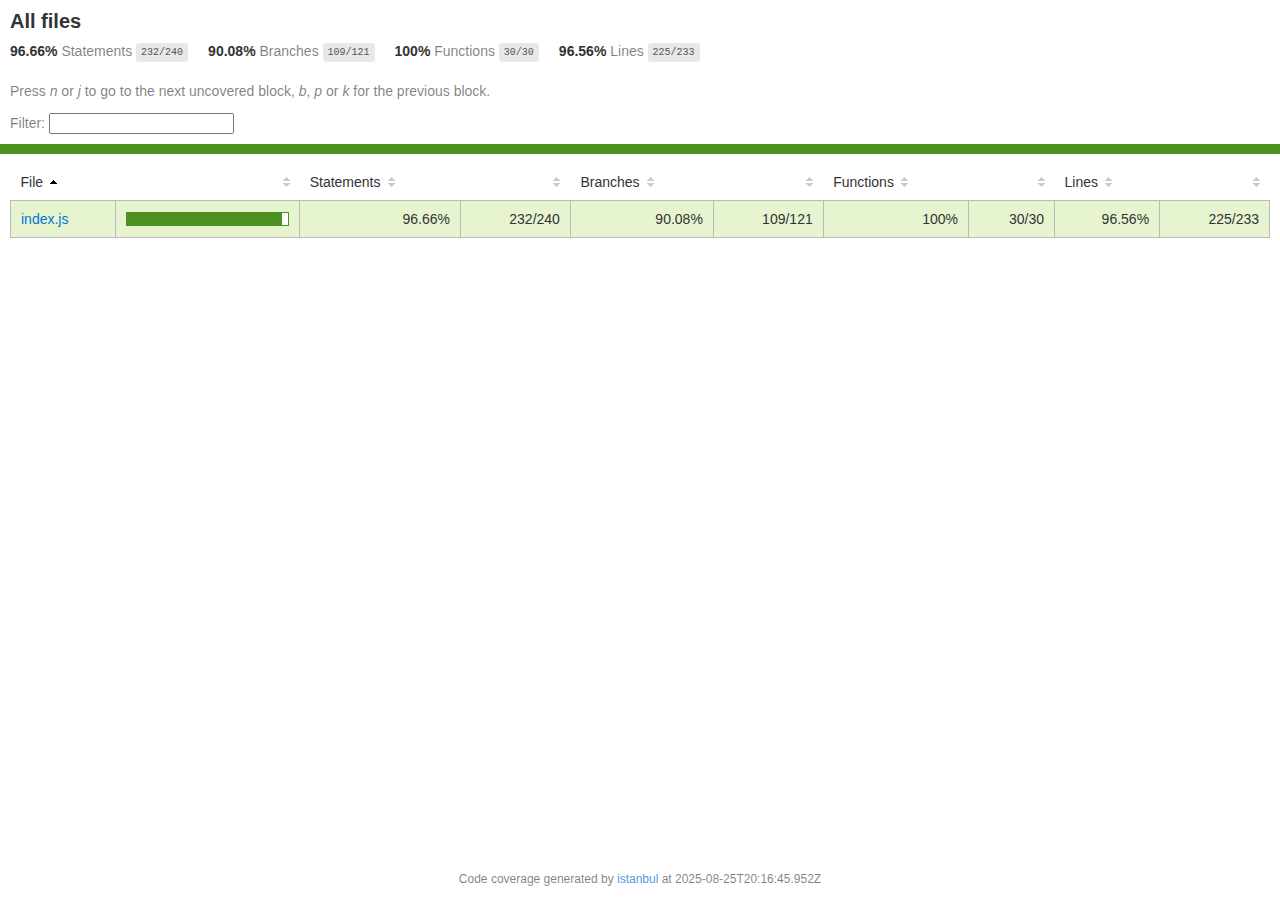
<file: backend/node_modules/kareem/coverage/lcov-report/index.html>
<!doctype html>
<html lang="en">

<head>
    <title>Code coverage report for All files</title>
    <meta charset="utf-8" />
    <link rel="stylesheet" href="prettify.css" />
    <link rel="stylesheet" href="base.css" />
    <link rel="shortcut icon" type="image/x-icon" href="favicon.png" />
    <meta name="viewport" content="width=device-width, initial-scale=1" />
    <style type='text/css'>
        .coverage-summary .sorter {
            background-image: url(sort-arrow-sprite.png);
        }
    </style>
</head>
    
<body>
<div class='wrapper'>
    <div class='pad1'>
        <h1>All files</h1>
        <div class='clearfix'>
            
            <div class='fl pad1y space-right2'>
                <span class="strong">96.66% </span>
                <span class="quiet">Statements</span>
                <span class='fraction'>232/240</span>
            </div>
        
            
            <div class='fl pad1y space-right2'>
                <span class="strong">90.08% </span>
                <span class="quiet">Branches</span>
                <span class='fraction'>109/121</span>
            </div>
        
            
            <div class='fl pad1y space-right2'>
                <span class="strong">100% </span>
                <span class="quiet">Functions</span>
                <span class='fraction'>30/30</span>
            </div>
        
            
            <div class='fl pad1y space-right2'>
                <span class="strong">96.56% </span>
                <span class="quiet">Lines</span>
                <span class='fraction'>225/233</span>
            </div>
        
            
        </div>
        <p class="quiet">
            Press <em>n</em> or <em>j</em> to go to the next uncovered block, <em>b</em>, <em>p</em> or <em>k</em> for the previous block.
        </p>
        <template id="filterTemplate">
            <div class="quiet">
                Filter:
                <input type="search" id="fileSearch">
            </div>
        </template>
    </div>
    <div class='status-line high'></div>
    <div class="pad1">
<table class="coverage-summary">
<thead>
<tr>
   <th data-col="file" data-fmt="html" data-html="true" class="file">File</th>
   <th data-col="pic" data-type="number" data-fmt="html" data-html="true" class="pic"></th>
   <th data-col="statements" data-type="number" data-fmt="pct" class="pct">Statements</th>
   <th data-col="statements_raw" data-type="number" data-fmt="html" class="abs"></th>
   <th data-col="branches" data-type="number" data-fmt="pct" class="pct">Branches</th>
   <th data-col="branches_raw" data-type="number" data-fmt="html" class="abs"></th>
   <th data-col="functions" data-type="number" data-fmt="pct" class="pct">Functions</th>
   <th data-col="functions_raw" data-type="number" data-fmt="html" class="abs"></th>
   <th data-col="lines" data-type="number" data-fmt="pct" class="pct">Lines</th>
   <th data-col="lines_raw" data-type="number" data-fmt="html" class="abs"></th>
</tr>
</thead>
<tbody><tr>
	<td class="file high" data-value="index.js"><a href="index.js.html">index.js</a></td>
	<td data-value="96.66" class="pic high">
	<div class="chart"><div class="cover-fill" style="width: 96%"></div><div class="cover-empty" style="width: 4%"></div></div>
	</td>
	<td data-value="96.66" class="pct high">96.66%</td>
	<td data-value="240" class="abs high">232/240</td>
	<td data-value="90.08" class="pct high">90.08%</td>
	<td data-value="121" class="abs high">109/121</td>
	<td data-value="100" class="pct high">100%</td>
	<td data-value="30" class="abs high">30/30</td>
	<td data-value="96.56" class="pct high">96.56%</td>
	<td data-value="233" class="abs high">225/233</td>
	</tr>

</tbody>
</table>
</div>
                <div class='push'></div><!-- for sticky footer -->
            </div><!-- /wrapper -->
            <div class='footer quiet pad2 space-top1 center small'>
                Code coverage generated by
                <a href="https://istanbul.js.org/" target="_blank" rel="noopener noreferrer">istanbul</a>
                at 2025-08-25T20:16:45.952Z
            </div>
        <script src="prettify.js"></script>
        <script>
            window.onload = function () {
                prettyPrint();
            };
        </script>
        <script src="sorter.js"></script>
        <script src="block-navigation.js"></script>
    </body>
</html>
</file>
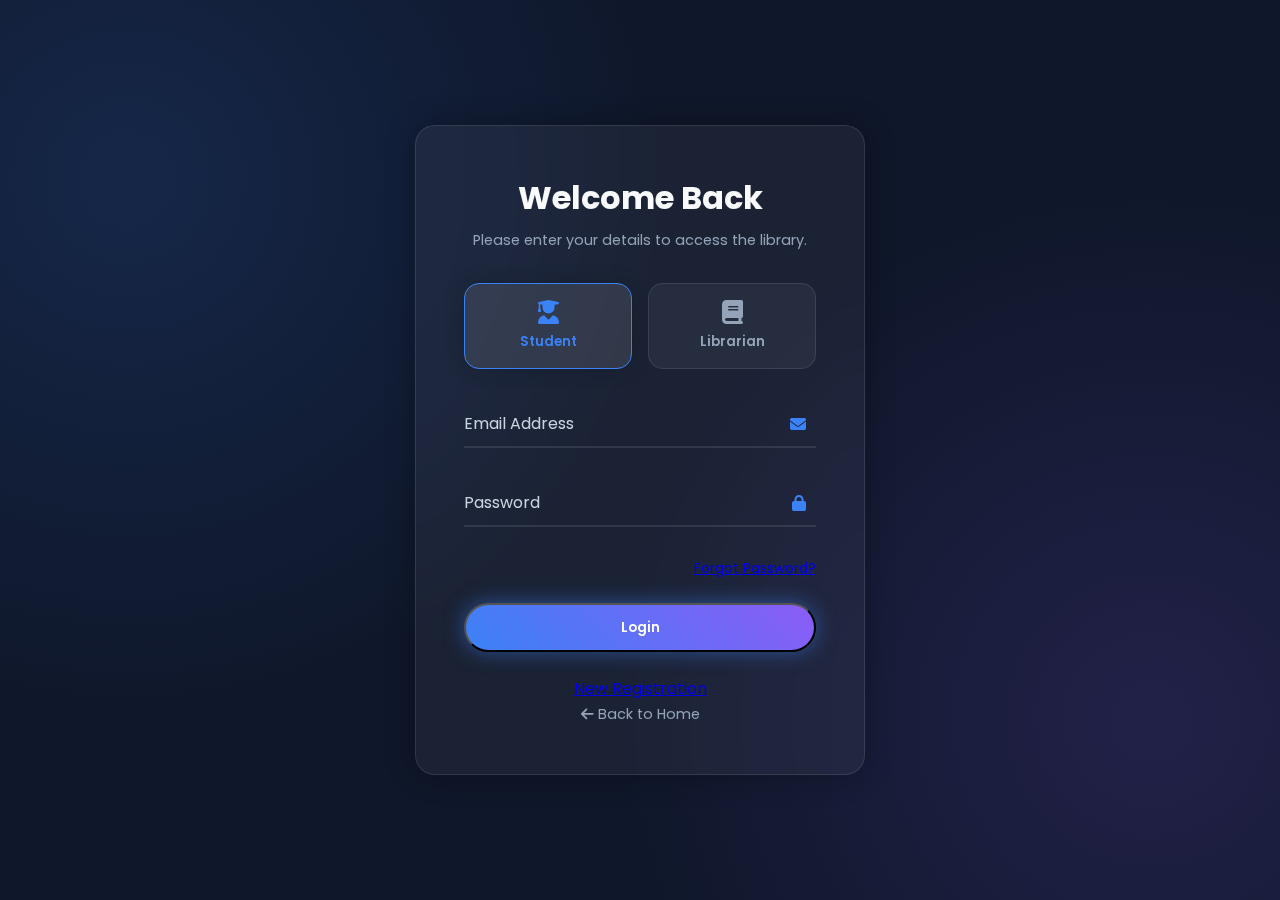
<file: librarian-dashboard.html>
<!DOCTYPE html>
<html lang="en">
<head>
    <meta charset="UTF-8">
    <meta name="viewport" content="width=device-width, initial-scale=1.0">
    <title>Librarian Dashboard | GyaanKosh</title>
    <link rel="stylesheet" href="style.css">
    <link href="https://fonts.googleapis.com/css2?family=Poppins:wght@300;400;600;700&display=swap" rel="stylesheet">
    <link rel="stylesheet" href="https://cdnjs.cloudflare.com/ajax/libs/font-awesome/6.4.0/css/all.min.css">
</head>
<body>

    <!-- Navbar -->
    <nav class="navbar scrolled">
        <div class="logo">
            <i class="fa-solid fa-book-open-reader"></i> GyaanKosh<span>Admin</span>
        </div>
        <ul class="nav-links">
            <li><a href="#" class="active" onclick="switchTab('requests', this)">Requests</a></li>
            <li><a href="#" onclick="switchTab('issued', this)">Issued Books</a></li>
            <li><a href="#" onclick="switchTab('catalog', this)">Manage Books</a></li>
            <li><a href="#" style="color: #ef4444;" onclick="logout()">Logout</a></li>

        </ul>
    </nav>

    <div class="dashboard-container">
        
        <!-- Section: Issue Requests -->
        <section id="requests-section" class="dashboard-section active">
            <div class="section-header">
                <h2>Student Issue Requests</h2>
                <p>Manage pending book requests from students.</p>
            </div>
            
            <div class="table-container">
                <table>
                    <thead>
                        <tr>
                            <th>Student ID</th>
                            <th>Book Title</th>
                            <th>Date Requested</th>
                            <th>Status</th>
                            <th>Action</th>
                        </tr>
                    </thead>
                    <tbody id="requestTableBody">
                        <!-- Populated by JS -->
                    </tbody>
                </table>
            </div>
        </section>

        <!-- Section: Issued Books -->
        <section id="issued-section" class="dashboard-section" style="display: none;">
            <div class="section-header">
                <h2>Issued Books</h2>
                <p>History of approved book requests.</p>
            </div>
            <div class="table-container">
                <table>
                    <thead>
                        <tr>
                            <th>Student Name</th>
                            <th>Student ID</th>
                            <th>Book Title</th>
                            <th>Type</th>
                            <th>Date Issued</th>
                        </tr>
                    </thead>
                    <tbody id="issuedTableBody">
                        <!-- Populated by JS -->
                    </tbody>
                </table>
            </div>
        </section>

        <!-- Section: Manage Catalog -->
        <section id="catalog-section" class="dashboard-section" style="display: none;">
            <div class="section-header">
                <h2>Book Catalog</h2>
                <button class="btn primary" id="addBookBtn"><i class="fa-solid fa-plus"></i> Add New Book</button>
            </div>

            <!-- Add Book Form (Hidden by default) -->
            <div class="add-book-form" id="addBookForm">
                <h3>Add New Book</h3>
                <div class="form-grid">
                    <input type="text" id="newBookTitle" placeholder="Book Title">
                    <input type="text" id="newBookAuthor" placeholder="Author">
                    <input type="text" id="newBookCategory" placeholder="Category">
                    <input type="number" id="newBookQty" placeholder="Quantity">
                </div>
                <div class="form-actions">
                    <button class="btn primary" onclick="addNewBook()">Save Book</button>
                    <button class="btn secondary" onclick="toggleAddForm()">Cancel</button>
                </div>
            </div>

            <div class="book-grid" id="bookGrid">
                <!-- Book Cards Populated by JS -->
                <div class="book-card">
                    <div class="book-icon"><i class="fa-solid fa-book"></i></div>
                    <div class="book-info">
                        <h4>The Great Gatsby</h4>
                        <p>F. Scott Fitzgerald</p>
                        <span class="badge">Fiction</span>
                    </div>
                    <button class="delete-btn"><i class="fa-solid fa-trash"></i></button>
                </div>
            </div>
        </section>

    </div>

    <script src="librarian.js"></script>
</body>
</html>
</file>
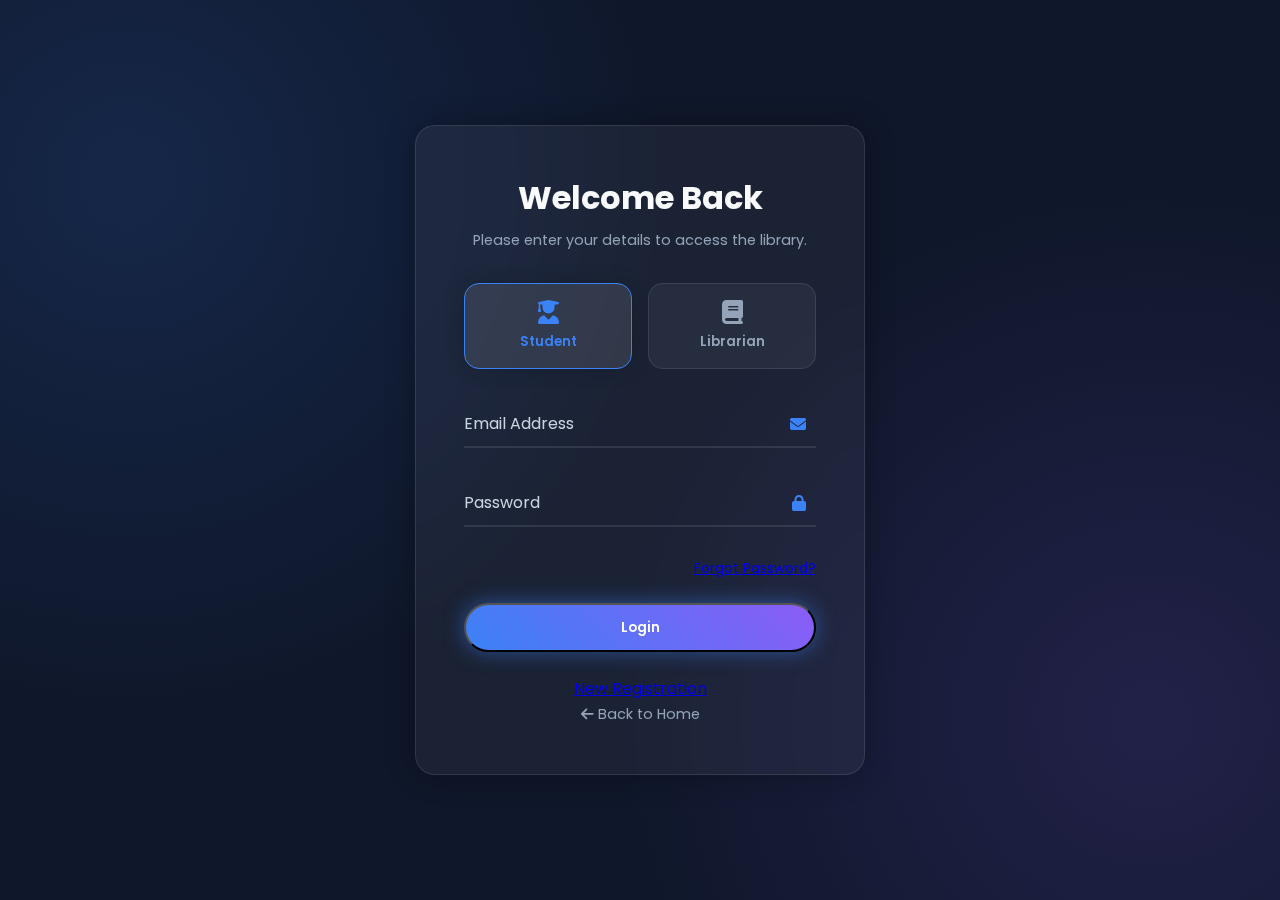
<file: login.html>
<!DOCTYPE html>
<html lang="en">
<head>
  <meta charset="UTF-8">
  <meta name="viewport" content="width=device-width, initial-scale=1.0">
  <title>Login | GyaanKosh</title>
  <link rel="stylesheet" href="style.css">
  <link href="https://fonts.googleapis.com/css2?family=Poppins:wght@300;400;600;700&display=swap" rel="stylesheet">
  <link rel="stylesheet" href="https://cdnjs.cloudflare.com/ajax/libs/font-awesome/6.4.0/css/all.min.css">
</head>
<body class="login-page">
    
    <div class="login-wrapper">
        <div class="login-card">
            <div class="login-header">
                <h2>Welcome Back</h2>
                <p>Please enter your details to access the library.</p>
            </div>

            <!-- Login Type Selection -->
            <div class="login-type-buttons">
                <button type="button" class="type-btn active" id="studentBtn">
                    <i class="fa-solid fa-user-graduate"></i> Student
                </button>
                <button type="button" class="type-btn" id="adminBtn">
                    <i class="fa-solid fa-book"></i> Librarian
                </button>
            </div>

            <form id="loginForm">

                <div class="input-box">
                    <input type="email" id="email" required>
                    <span>Email Address</span>
                    <i class="fa-solid fa-envelope input-icon"></i>
                </div>
                <div class="input-box">
                    <input type="password" id="password" required>
                    <span>Password</span>
                    <i class="fa-solid fa-lock input-icon"></i>
                </div>
                
                <div class="forgot-pass">
                    <a href="#">Forgot Password?</a>
                </div>

                <button type="submit" class="btn primary full-width">Login</button>

               <a href="signup.html">New Registration</a>

            </form>

            <div class="back-link">
                <a href="index.html"><i class="fa-solid fa-arrow-left"></i> Back to Home</a>
            </div>
        </div>
    </div>

    <script src="login.js"></script>
</body>
</html>
</file>
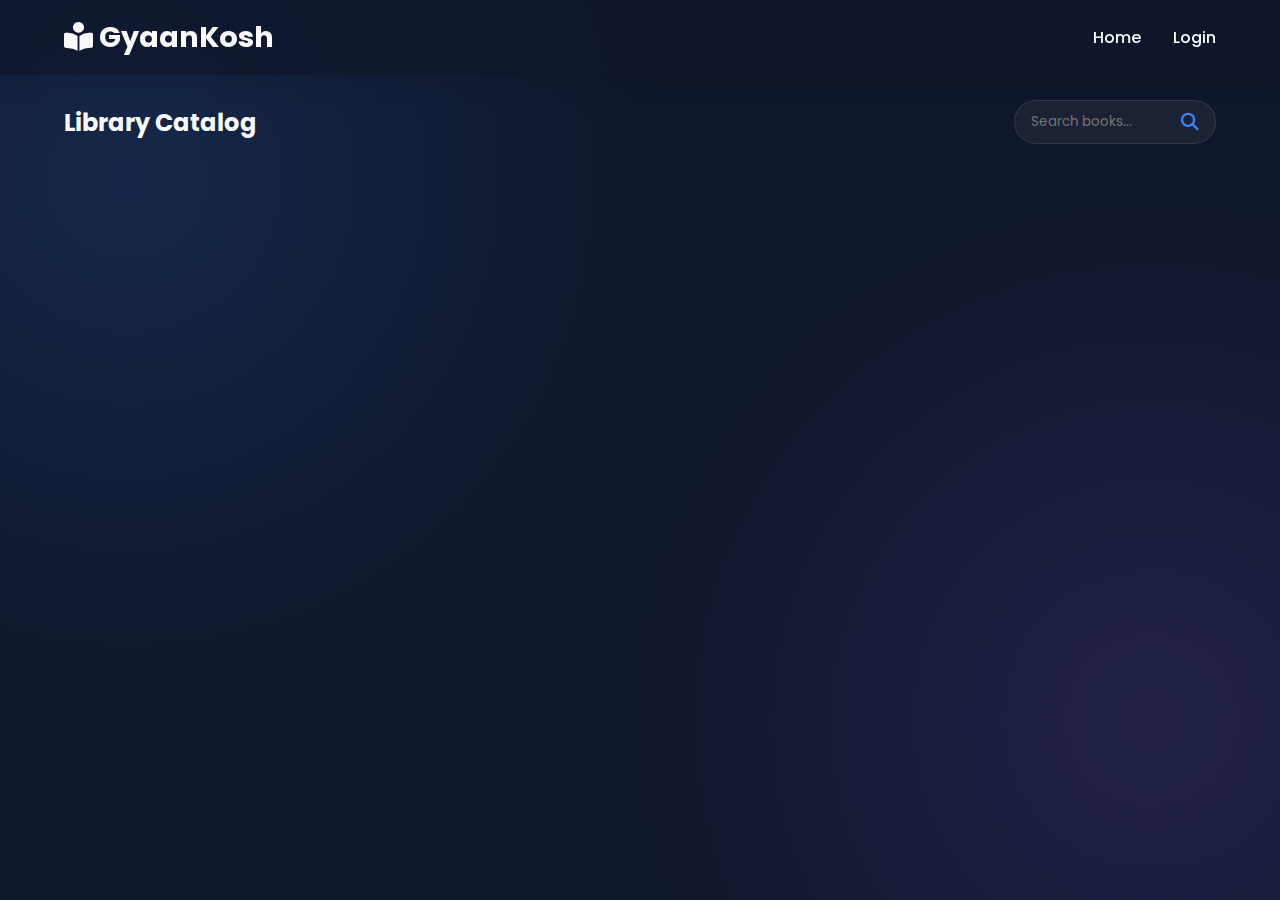
<file: public-catalog.html>
<!DOCTYPE html>
<html lang="en">
<head>
    <meta charset="UTF-8">
    <meta name="viewport" content="width=device-width, initial-scale=1.0">
    <title>Catalog | GyaanKosh</title>

    <link rel="stylesheet" href="style.css">
    <link href="https://fonts.googleapis.com/css2?family=Poppins:wght@300;400;600;700&display=swap" rel="stylesheet">
    <link rel="stylesheet" href="https://cdnjs.cloudflare.com/ajax/libs/font-awesome/6.4.0/css/all.min.css">
</head>
<body>

    <!-- Navbar -->
    <nav class="navbar scrolled">
        <div class="logo">
            <i class="fa-solid fa-book-open-reader"></i> GyaanKosh
        </div>
        <ul class="nav-links">
            <li><a href="index.html">Home</a></li>
            <li><a href="login.html">Login</a></li>
        </ul>
    </nav>

    <div class="dashboard-container">
        <section class="dashboard-section active">
            <div class="section-header">
                <h2>Library Catalog</h2>
                <div class="search-box">
                    <input type="text" placeholder="Search books..." id="searchInput">
                    <button><i class="fa-solid fa-magnifying-glass"></i></button>
                </div>
            </div>

            <div class="book-grid" id="catalogGrid">
                <!-- Populated by JS -->
            </div>
        </section>
    </div>

    <script src="public-catalog.js"></script>
</body>
</html>
</file>
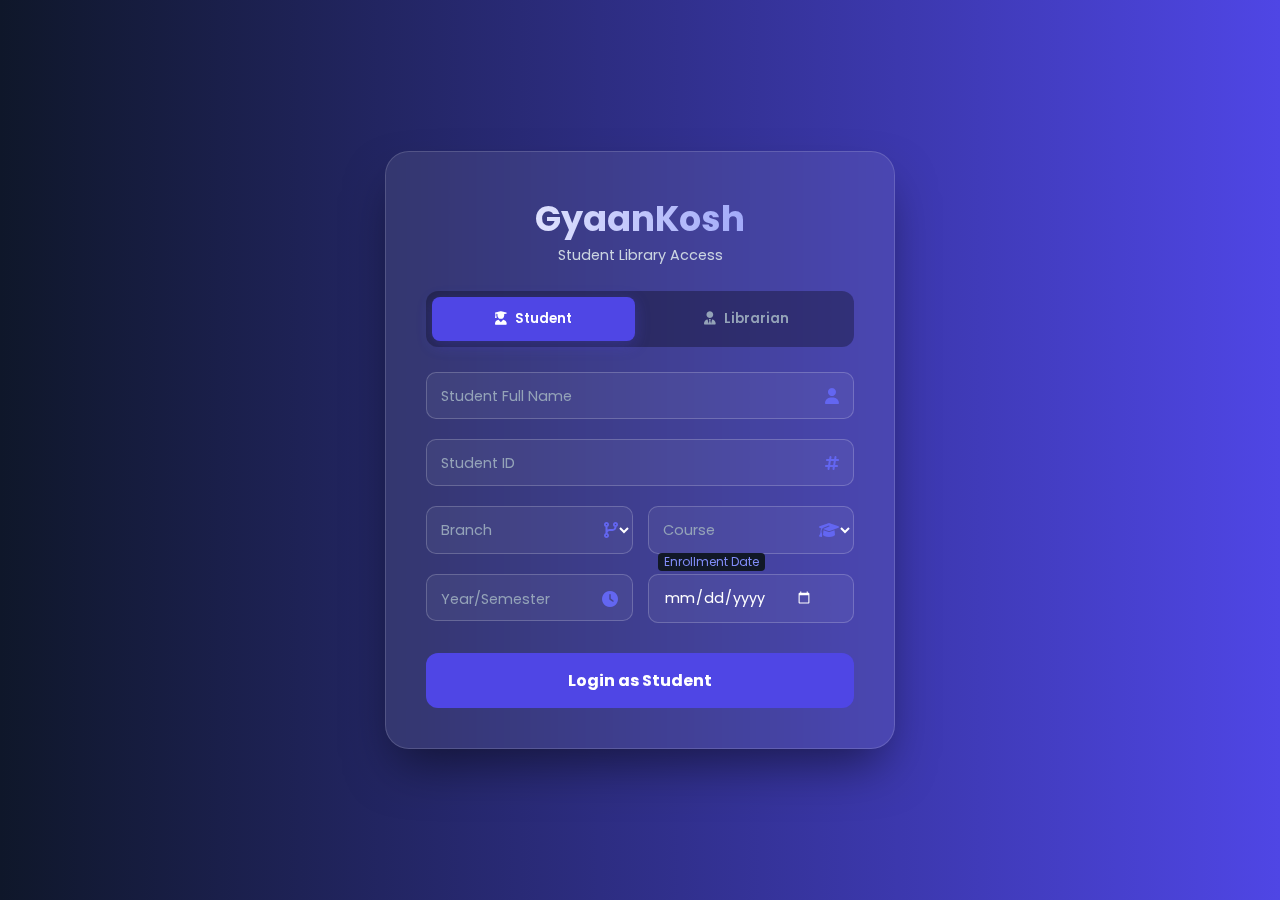
<file: RegristrationPage.html>
<!DOCTYPE html>
<html lang="en">
<head>
  <meta charset="UTF-8">
  <meta name="viewport" content="width=device-width, initial-scale=1.0">
  <title>Login | GyaanKosh Library</title>
  
  <link href="https://fonts.googleapis.com/css2?family=Poppins:wght@300;400;600;700&display=swap" rel="stylesheet">
  <link rel="stylesheet" href="https://cdnjs.cloudflare.com/ajax/libs/font-awesome/6.4.0/css/all.min.css">

  <style>
    * { margin: 0; padding: 0; box-sizing: border-box; font-family: 'Poppins', sans-serif; }

    body {
        background: #0f172a;
        display: flex;
        justify-content: center;
        align-items: center;
        min-height: 100vh;
        overflow-x: hidden;
    }

    /* --- Animated Background --- */
    .area {
        position: fixed;
        width: 100%; height: 100vh;
        z-index: -1;
        background: linear-gradient(to left, #4f46e5, #0f172a);
    }

    .circles {
        position: absolute;
        top: 0; left: 0; width: 100%; height: 100%;
        overflow: hidden;
    }

    .circles li {
        position: absolute;
        display: block;
        list-style: none;
        width: 20px; height: 20px;
        background: rgba(255, 255, 255, 0.1);
        animation: animate 25s linear infinite;
        bottom: -150px;
    }

    @keyframes animate {
        0% { transform: translateY(0) rotate(0deg); opacity: 1; border-radius: 0; }
        100% { transform: translateY(-1000px) rotate(720deg); opacity: 0; border-radius: 50%; }
    }

    .circles li:nth-child(1) { left: 25%; width: 80px; height: 80px; animation-delay: 0s; }
    .circles li:nth-child(2) { left: 10%; width: 20px; height: 20px; animation-delay: 2s; animation-duration: 12s; }
    .circles li:nth-child(3) { left: 70%; width: 20px; height: 20px; animation-delay: 4s; }

    /* --- Login Container --- */
    .login-wrapper { width: 100%; max-width: 550px; padding: 20px; z-index: 10; }

    .login-card {
        background: rgba(255, 255, 255, 0.08);
        backdrop-filter: blur(15px);
        -webkit-backdrop-filter: blur(15px);
        border: 1px solid rgba(255, 255, 255, 0.15);
        padding: 40px;
        border-radius: 24px;
        box-shadow: 0 25px 50px -12px rgba(0, 0, 0, 0.5);
        color: white;
    }

    .login-header { text-align: center; margin-bottom: 25px; }
    .login-header h2 { font-size: 2.2rem; font-weight: 700; background: linear-gradient(to right, #fff, #818cf8); -webkit-background-clip: text; background-clip: text; -webkit-text-fill-color: transparent; }
    .login-header p { font-size: 0.9rem; color: #cbd5e1; }

    .login-type-buttons {
        display: flex; gap: 10px; margin-bottom: 25px;
        background: rgba(0, 0, 0, 0.3); padding: 6px; border-radius: 12px;
    }

    .type-btn {
        flex: 1; padding: 12px; border: none; border-radius: 8px;
        background: transparent; color: #94a3b8; cursor: pointer;
        font-weight: 600; transition: 0.3s; display: flex; align-items: center; justify-content: center; gap: 8px;
    }

    .type-btn.active {
        background: #4f46e5; color: white;
        box-shadow: 0 4px 15px rgba(79, 70, 229, 0.3);
    }

    /* Form Fields */
    .input-box { position: relative; margin-bottom: 20px; }
    .input-row { display: flex; gap: 15px; }
    .half { flex: 1; }

    .input-box input, .input-box select {
        width: 100%; padding: 12px 40px 12px 15px;
        background: rgba(255, 255, 255, 0.05);
        border: 1px solid rgba(255, 255, 255, 0.2);
        border-radius: 10px; color: white; outline: none; font-size: 0.9rem;
    }

    .input-box span {
        position: absolute; left: 15px; top: 50%; transform: translateY(-50%);
        color: #94a3b8; pointer-events: none; transition: 0.3s; font-size: 0.9rem;
    }

    .input-box input:focus ~ span, .input-box input:valid ~ span,
    .input-box select:focus ~ span, .input-box select:valid ~ span,
    .input-box input[type="date"] ~ span {
        top: -12px; left: 10px; font-size: 0.75rem; color: #818cf8;
        background: #111827; padding: 0 6px; border-radius: 4px;
    }

    .input-icon { position: absolute; right: 15px; top: 50%; transform: translateY(-50%); color: #6366f1; }
    
    input[type="date"]::-webkit-calendar-picker-indicator { filter: invert(1); cursor: pointer; }
    select option { background: #1e293b; color: white; }

    .btn.primary {
        background: #4f46e5; color: white; padding: 15px; border: none;
        border-radius: 12px; width: 100%; font-weight: 700; cursor: pointer;
        transition: 0.3s; margin-top: 10px; font-size: 1rem;
    }

    .btn.primary:hover { background: #4338ca; transform: translateY(-2px); }
    .hidden { display: none; }
    .back-link { text-align: center; margin-top: 20px; }
    .back-link a { color: #94a3b8; text-decoration: none; font-size: 0.85rem; }
  </style>
</head>
<body>

    <div class="area"><ul class="circles"><li></li><li></li><li></li><li></li><li></li></ul></div>
    
    <div class="login-wrapper">
        <div class="login-card">
            <div class="login-header">
                <h2>GyaanKosh</h2>
                <p id="portal-text">Student Library Access</p>
            </div>

            <div class="login-type-buttons">
                <button type="button" class="type-btn active" onclick="switchUser('student')" id="studentBtn">
                    <i class="fa-solid fa-user-graduate"></i> Student
                </button>
                <button type="button" class="type-btn" onclick="switchUser('librarian')" id="adminBtn">
                    <i class="fa-solid fa-user-tie"></i> Librarian
                </button>
            </div>

            <form id="mainForm">
                <div id="studentSection">
                    <div class="input-box">
                        <input type="text" id="sName" required>
                        <span>Student Full Name</span>
                        <i class="fa-solid fa-user input-icon"></i>
                    </div>

                    <div class="input-box">
                        <input type="text" id="sId" required>
                        <span>Student ID</span>
                        <i class="fa-solid fa-hashtag input-icon"></i>
                    </div>

                    <div class="input-row">
                        <div class="half">
                            <div class="input-box">
                                <select id="branch" required onchange="populateCourses()">
                                    <option value="" disabled selected></option>
                                    <option value="CSE">Computer Science Engineering</option>
                                    <option value="Mechanical">Mechanical Engineering</option>
                                    <option value="Civil">Civil Engineering</option>
                                    <option value="Electronics">Electronics Engineering</option>
                                    <option value="Electrical">Electrical Engineering</option>
                                    <option value="DataScience">Data Science</option>
                                    <option value="AIML">AIML</option>
                                    <option value="AIDS">AIDS</option>
                                    <option value="Cybersecurity">Cybersecurity</option>
                                    <option value="Management">Management Science</option>
                                    <option value="MBA">MBA</option>
                                    <option value="MCA">MCA</option>
                                </select>
                                <span>Branch</span>
                                <i class="fa-solid fa-code-branch input-icon"></i>
                            </div>
                        </div>
                        <div class="half">
                            <div class="input-box">
                                <select id="course" required>
                                    <option value="" disabled selected></option>
                                </select>
                                <span>Course</span>
                                <i class="fa-solid fa-graduation-cap input-icon"></i>
                            </div>
                        </div>
                    </div>

                    <div class="input-row">
                        <div class="input-box half">
                            <input type="text" id="yearSem" required>
                            <span>Year/Semester</span>
                            <i class="fa-solid fa-clock input-icon"></i>
                        </div>
                        <div class="input-box half">
                            <input type="date" id="enrollDate" required>
                            <span>Enrollment Date</span>
                        </div>
                    </div>
                </div>

                <div id="librarianSection" class="hidden">
                    <div class="input-box">
                        <input type="text" id="libName">
                        <span>Librarian Name</span>
                        <i class="fa-solid fa-user-tie input-icon"></i>
                    </div>
                    <div class="input-box">
                        <input type="email" id="libEmail">
                        <span>Email ID</span>
                        <i class="fa-solid fa-envelope input-icon"></i>
                    </div>
                    <div class="input-row">
                        <div class="input-box half">
                            <input type="text" id="libEmpId">
                            <span>Employee ID</span>
                            <i class="fa-solid fa-id-badge input-icon"></i>
                        </div>
                        <div class="input-box half">
                            <select id="designation">
                                <option value="" disabled selected></option>
                                <option value="Librarian">Librarian</option>
                                <option value="Assistant">Assistant Librarian</option>
                            </select>
                            <span>Designation</span>
                        </div>
                    </div>
                    <div class="input-box">
                        <input type="date" id="libJoinDate">
                        <span>Joining Date</span>
                    </div>
                </div>
                
                <button type="submit" class="btn primary" id="btnText" onclick="alert('Successfully registered')">Login as Student</button>
            </form>
        </div>
    </div>

    <script>
        // Mapping Branch -> Relevant Courses
        const branchData = {
            "CSE": ["B-Tech", "M-Tech", "Diploma", "Ph.D"],
            "Mechanical": ["B-Tech", "M-Tech", "Diploma"],
            "Civil": ["B-Tech", "M-Tech", "Diploma"],
            "Electronics": ["B-Tech", "M-Tech", "Diploma"],
            "Electrical": ["B-Tech", "M-Tech", "Diploma"],
            "DataScience": ["B-Tech (DS)", "M-Tech (DS)", "Certification"],
            "AIML": ["B-Tech (AIML)", "M-Tech (AIML)"],
            "AIDS": ["B-Tech (AIDS)", "M-Tech (AIDS)"],
            "Cybersecurity": ["B-Tech (CS)", "Certification"],
            "Management": ["BMS", "BBA", "MMS"],
            "MBA": ["MBA (General)", "MBA (Finance)", "MBA (HR)"],
            "MCA": ["MCA (Regular)", "MCA (Lateral)"]
        };

        function populateCourses() {
            const branchSelect = document.getElementById('branch');
            const courseSelect = document.getElementById('course');
            const selectedBranch = branchSelect.value;

            courseSelect.innerHTML = '<option value="" disabled selected></option>';

            if (branchData[selectedBranch]) {
                branchData[selectedBranch].forEach(course => {
                    const option = document.createElement('option');
                    option.value = course;
                    option.textContent = course;
                    courseSelect.appendChild(option);
                });
            }
        }

        function switchUser(role) {
            const studentSec = document.getElementById('studentSection');
            const librarianSec = document.getElementById('librarianSection');
            const portalText = document.getElementById('portal-text');
            const btnText = document.getElementById('btnText');
            
            document.getElementById('studentBtn').classList.toggle('active', role === 'student');
            document.getElementById('adminBtn').classList.toggle('active', role === 'librarian');

            if (role === 'student') {
                studentSec.classList.remove('hidden');
                librarianSec.classList.add('hidden');
                portalText.innerText = "Student Library Access";
                btnText.innerText = "Login as Student";
                toggleRequired('studentSection', true);
                toggleRequired('librarianSection', false);
            } else {
                studentSec.classList.add('hidden');
                librarianSec.classList.remove('hidden');
                portalText.innerText = "Librarian Administration";
                btnText.innerText = "Librarian Login";
                toggleRequired('studentSection', false);
                toggleRequired('librarianSection', true);
            }
        }

        function toggleRequired(sectionId, isRequired) {
            const inputs = document.getElementById(sectionId).querySelectorAll('input, select');
            inputs.forEach(input => {
                if (isRequired) input.setAttribute('required', '');
                else input.removeAttribute('required');
            });
        }
    </script>
</body>
</html>
</file>
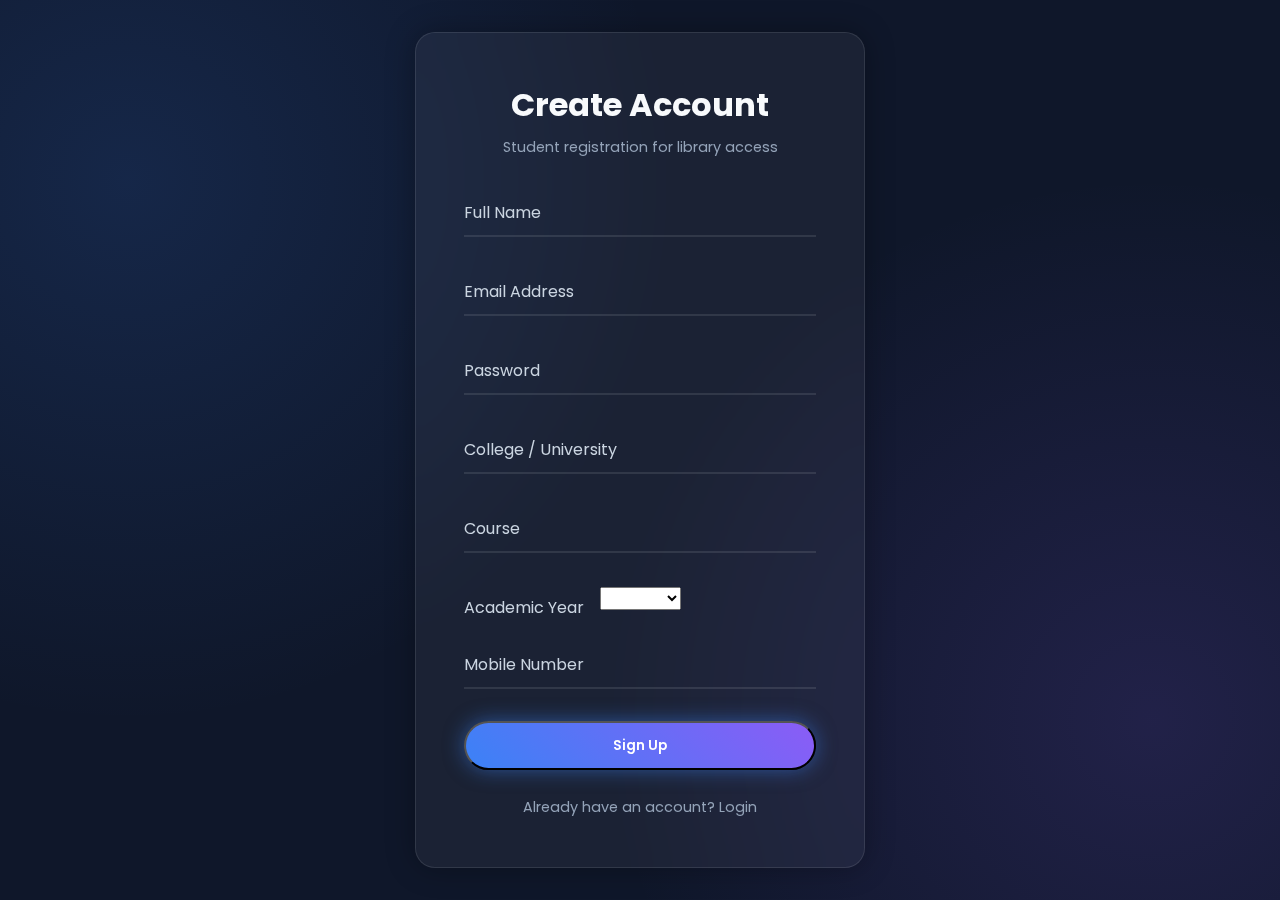
<file: signup.html>
<!DOCTYPE html>
<html lang="en">
<head>
  <meta charset="UTF-8">
  <title>Student Sign Up | GyaanKosh</title>
  <meta name="viewport" content="width=device-width, initial-scale=1.0">

  <link rel="stylesheet" href="style.css">
  <link href="https://fonts.googleapis.com/css2?family=Poppins:wght@300;400;600;700&display=swap" rel="stylesheet">
  <link rel="stylesheet" href="https://cdnjs.cloudflare.com/ajax/libs/font-awesome/6.4.0/css/all.min.css">
</head>

<body class="login-page">
  <div class="login-wrapper">
    <div class="login-card">

      <div class="login-header">
        <h2>Create Account</h2>
        <p>Student registration for library access</p>
      </div>

      <form onsubmit="signup(event)">

        <div class="input-box">
          <input type="text" id="signupName" required>
          <span>Full Name</span>
        </div>

        <div class="input-box">
          <input type="email" id="signupEmail" required>
          <span>Email Address</span>
        </div>

        <div class="input-box">
          <input type="password" id="signupPassword" required>
          <span>Password</span>
        </div>

        <div class="input-box">
          <input type="text" id="college" required>
          <span>College / University</span>
        </div>

        <div class="input-box">
          <input type="text" id="course" required>
          <span>Course</span>
        </div>

        <div class="input-box">
          <select id="year" required>
            <option value="" disabled selected></option>
            <option value="1st Year">1st Year</option>
            <option value="2nd Year">2nd Year</option>
            <option value="3rd Year">3rd Year</option>
            <option value="4th Year">4th Year</option>
          </select>
          <span>Academic Year</span>
        </div>

        <div class="input-box">
          <input type="tel" id="mobile" required>
          <span>Mobile Number</span>
        </div>

        <button type="submit" class="btn primary full-width">
          Sign Up
        </button>
      </form>

      <div class="back-link">
        <a href="login.html">Already have an account? Login</a>
      </div>

    </div>
  </div>

  <script src="script.js"></script>
</body>
</html>
</file>
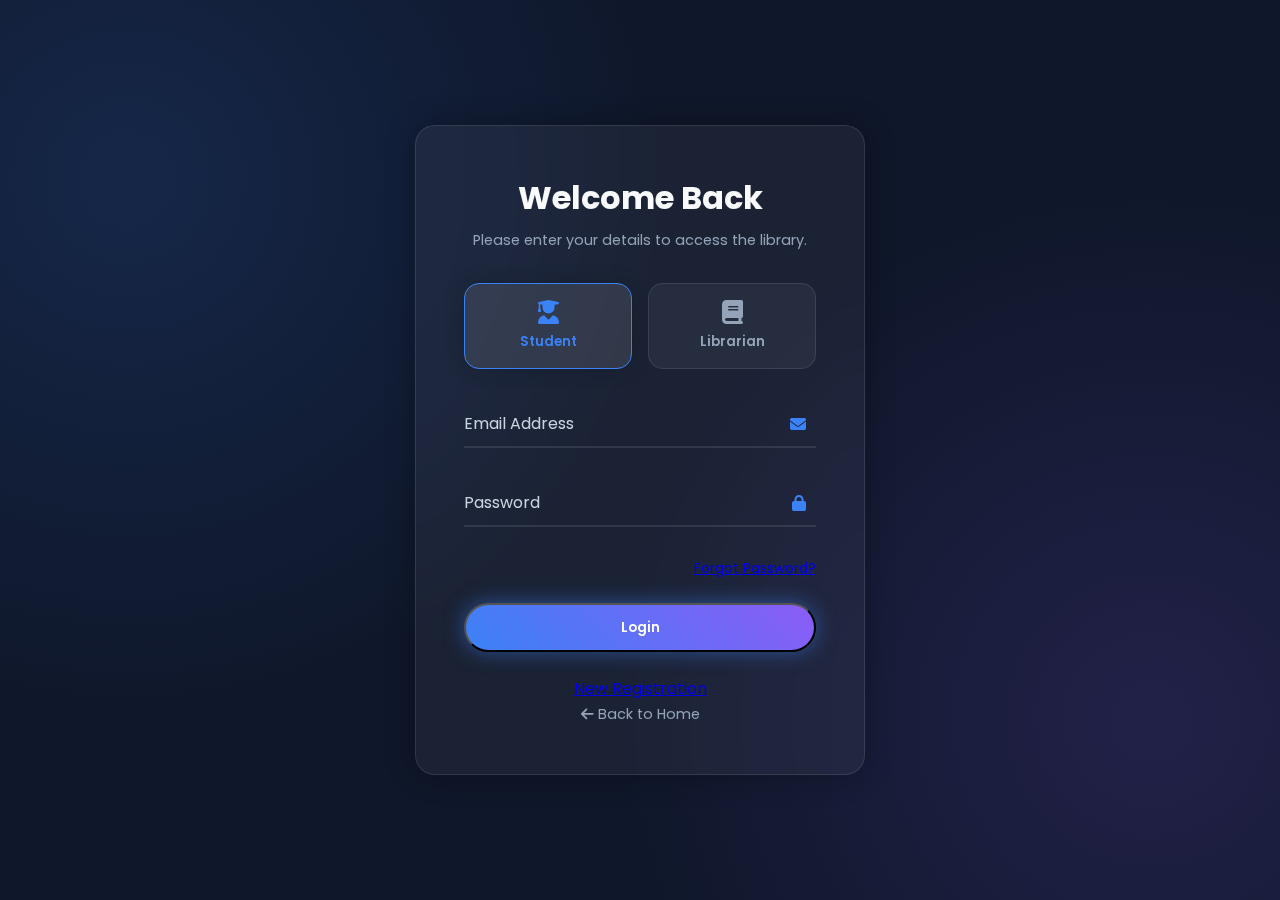
<file: student-dashboard.html>
<!DOCTYPE html>
<html lang="en">
<head>
    <meta charset="UTF-8">
    <meta name="viewport" content="width=device-width, initial-scale=1.0">
    <title>Student Dashboard | GyaanKosh</title>
    <link rel="stylesheet" href="style.css">
    <link href="https://fonts.googleapis.com/css2?family=Poppins:wght@300;400;600;700&display=swap" rel="stylesheet">
    <link rel="stylesheet" href="https://cdnjs.cloudflare.com/ajax/libs/font-awesome/6.4.0/css/all.min.css">
</head>
<body>
    <!-- Navbar -->
    <nav class="navbar scrolled">
        <div class="logo">
            <i class="fa-solid fa-book-open-reader"></i> GyaanKosh<span>Student</span>
        </div>
        <ul class="nav-links">
            <li><a href="#" class="active" onclick="switchTab('my-books', this)">My Books</a></li>
            <li><a href="#" onclick="switchTab('catalog', this)">Browse Catalog</a></li>
            <li><a href="#" style="color: #ef4444;" onclick="logout()">Logout</a></li>

        </ul>
    </nav>

    <div class="dashboard-container">
        <!-- Section: My Books -->
        <section id="my-books-section" class="dashboard-section active">
            <div class="section-header">
                <h2>My Issued Books</h2>
                <p>Books currently issued to you.</p>
            </div>
            <div class="table-container">
                <table>
                    <thead>
                        <tr>
                            <th>Book Title</th>
                            <th>Author</th>
                            <th>Issue Date</th>
                            <th>Due Date</th>
                            <th>Status</th>
                        </tr>
                    </thead>
                    <tbody id="myBooksTableBody">
                        <!-- Populated by JS -->
                    </tbody>
                </table>
            </div>
        </section>

        <!-- Section: Catalog -->
        <section id="catalog-section" class="dashboard-section" style="display: none;">
            <div class="section-header">
                <h2>Library Catalog</h2>
                <div class="search-box">
                    <input type="text" placeholder="Search books..." id="searchInput">
                    <button><i class="fa-solid fa-magnifying-glass"></i></button>
                </div>
            </div>
            <div class="book-grid" id="catalogGrid">
                <!-- Populated by JS -->
            </div>
        </section>
    </div>

    <script src="student.js"></script>
</body>
</html>
</file>
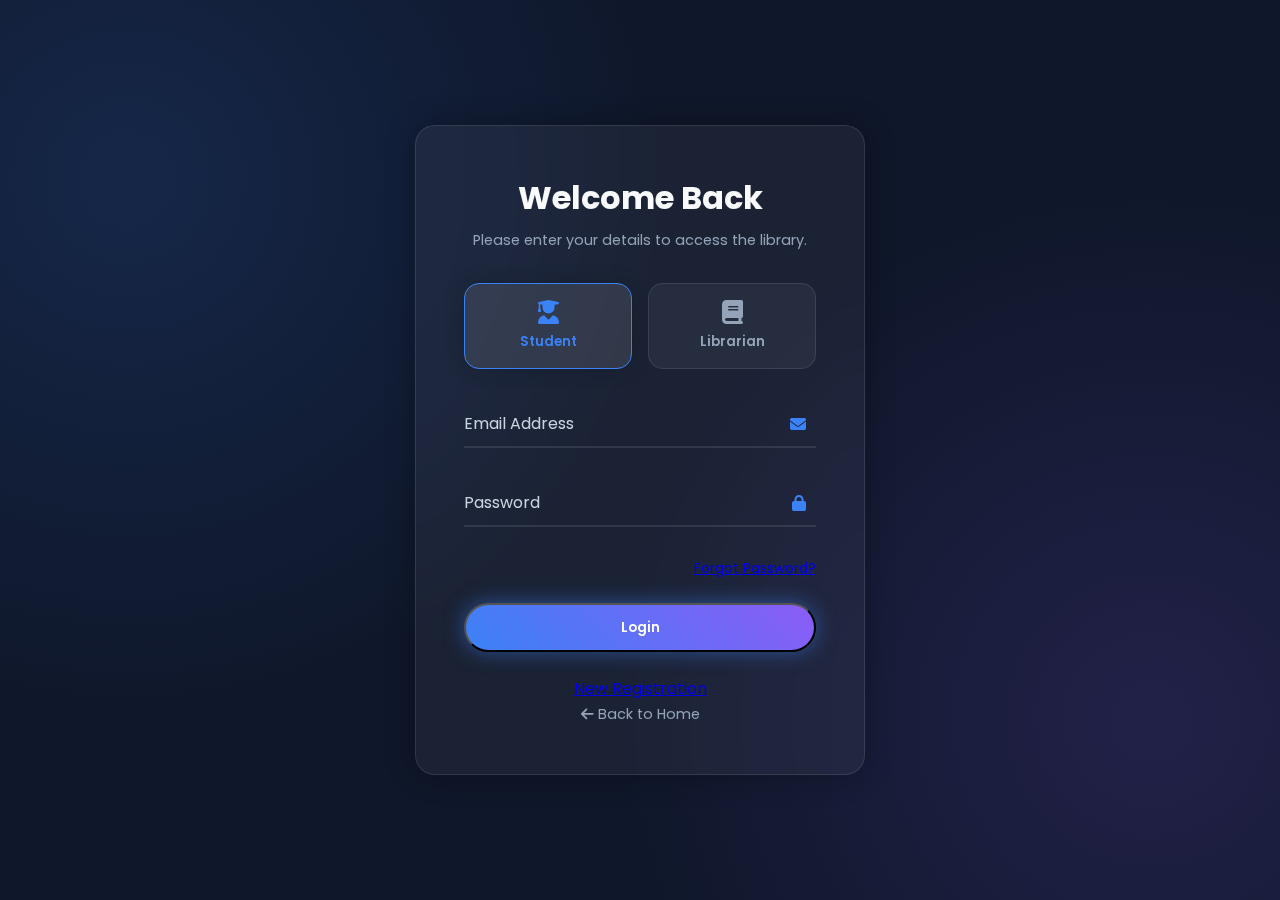
<file: frontend/librarian-dashboard.html>
<!DOCTYPE html>
<html lang="en">
<head>
    <meta charset="UTF-8">
    <meta name="viewport" content="width=device-width, initial-scale=1.0">
    <title>Librarian Dashboard | GyaanKosh</title>
    <link rel="stylesheet" href="style.css">
    <link href="https://fonts.googleapis.com/css2?family=Poppins:wght@300;400;600;700&display=swap" rel="stylesheet">
    <link rel="stylesheet" href="https://cdnjs.cloudflare.com/ajax/libs/font-awesome/6.4.0/css/all.min.css">
</head>
<body>

    <!-- Navbar -->
    <nav class="navbar scrolled">
        <div class="logo">
            <i class="fa-solid fa-book-open-reader"></i> GyaanKosh<span>Admin</span>
        </div>
        <ul class="nav-links">
            <li><a href="#" class="active" onclick="switchTab('requests', this)">Requests</a></li>
            <li><a href="#" onclick="switchTab('issued', this)">Issued Books</a></li>
            <li><a href="#" onclick="switchTab('catalog', this)">Manage Books</a></li>
            <li><a href="#" style="color: #ef4444;" onclick="logout()">Logout</a></li>

        </ul>
    </nav>

    <div class="dashboard-container">
        
        <!-- Section: Issue Requests -->
        <section id="requests-section" class="dashboard-section active">
            <div class="section-header">
                <h2>Student Issue Requests</h2>
                <p>Manage pending book requests from students.</p>
            </div>
            
            <div class="table-container">
                <table>
                    <thead>
                        <tr>
                            <th>Student ID</th>
                            <th>Book Title</th>
                            <th>Date Requested</th>
                            <th>Status</th>
                            <th>Action</th>
                        </tr>
                    </thead>
                    <tbody id="requestTableBody">
                        <!-- Populated by JS -->
                    </tbody>
                </table>
            </div>
        </section>

        <!-- Section: Issued Books -->
        <section id="issued-section" class="dashboard-section" style="display: none;">
            <div class="section-header">
                <h2>Issued Books</h2>
                <p>History of approved book requests.</p>
            </div>
            <div class="table-container">
                <table>
                    <thead>
                        <tr>
                            <th>Student Name</th>
                            <th>Student ID</th>
                            <th>Book Title</th>
                            <th>Type</th>
                            <th>Date Issued</th>
                        </tr>
                    </thead>
                    <tbody id="issuedTableBody">
                        <!-- Populated by JS -->
                    </tbody>
                </table>
            </div>
        </section>

        <!-- Section: Manage Catalog -->
        <section id="catalog-section" class="dashboard-section" style="display: none;">
            <div class="section-header">
                <h2>Book Catalog</h2>
                <button class="btn primary" id="addBookBtn"><i class="fa-solid fa-plus"></i> Add New Book</button>
            </div>

            <!-- Add Book Form (Hidden by default) -->
            <div class="add-book-form" id="addBookForm">
                <h3>Add New Book</h3>
                <div class="form-grid">
                    <input type="text" id="newBookTitle" placeholder="Book Title">
                    <input type="text" id="newBookAuthor" placeholder="Author">
                    <input type="text" id="newBookCategory" placeholder="Category">
                    <input type="number" id="newBookQty" placeholder="Quantity">
                </div>
                <div class="form-actions">
                    <button class="btn primary" onclick="addNewBook()">Save Book</button>
                    <button class="btn secondary" onclick="toggleAddForm()">Cancel</button>
                </div>
            </div>

            <div class="book-grid" id="bookGrid">
                <!-- Book Cards Populated by JS -->
                <div class="book-card">
                    <div class="book-icon"><i class="fa-solid fa-book"></i></div>
                    <div class="book-info">
                        <h4>The Great Gatsby</h4>
                        <p>F. Scott Fitzgerald</p>
                        <span class="badge">Fiction</span>
                    </div>
                    <button class="delete-btn"><i class="fa-solid fa-trash"></i></button>
                </div>
            </div>
        </section>

    </div>

    <script src="librarian.js"></script>
</body>
</html>
</file>
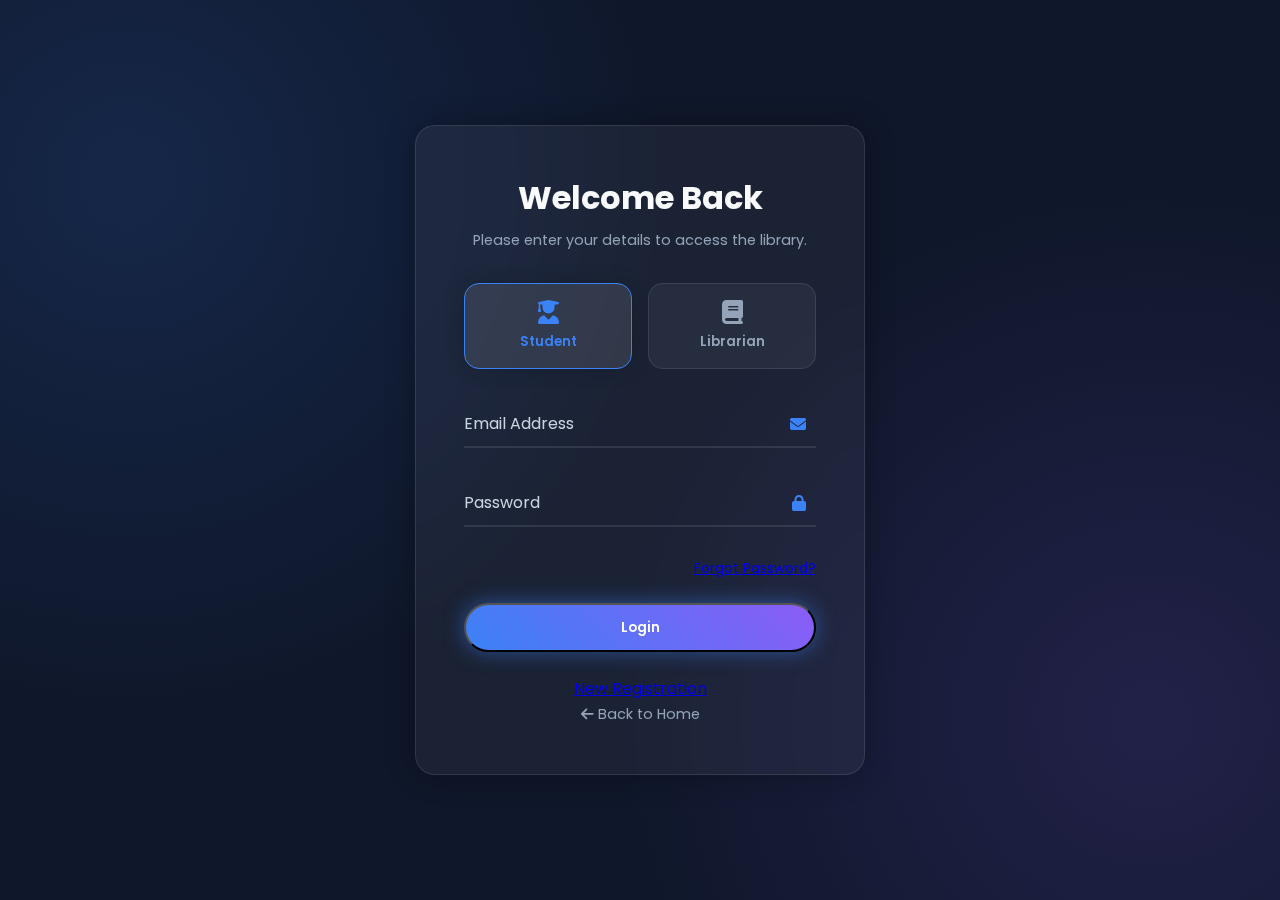
<file: frontend/login.html>
<!DOCTYPE html>
<html lang="en">
<head>
  <meta charset="UTF-8">
  <meta name="viewport" content="width=device-width, initial-scale=1.0">
  <title>Login | GyaanKosh</title>
  <link rel="stylesheet" href="style.css">
  <link href="https://fonts.googleapis.com/css2?family=Poppins:wght@300;400;600;700&display=swap" rel="stylesheet">
  <link rel="stylesheet" href="https://cdnjs.cloudflare.com/ajax/libs/font-awesome/6.4.0/css/all.min.css">
</head>
<body class="login-page">
    
    <div class="login-wrapper">
        <div class="login-card">
            <div class="login-header">
                <h2>Welcome Back</h2>
                <p>Please enter your details to access the library.</p>
            </div>

            <!-- Login Type Selection -->
            <div class="login-type-buttons">
                <button type="button" class="type-btn active" id="studentBtn">
                    <i class="fa-solid fa-user-graduate"></i> Student
                </button>
                <button type="button" class="type-btn" id="adminBtn">
                    <i class="fa-solid fa-book"></i> Librarian
                </button>
            </div>

            <form id="loginForm">

                <div class="input-box">
                    <input type="email" id="email" required>
                    <span>Email Address</span>
                    <i class="fa-solid fa-envelope input-icon"></i>
                </div>
                <div class="input-box">
                    <input type="password" id="password" required>
                    <span>Password</span>
                    <i class="fa-solid fa-lock input-icon"></i>
                </div>
                
                <div class="forgot-pass">
                    <a href="#">Forgot Password?</a>
                </div>

                <button type="submit" class="btn primary full-width">Login</button>

               <a href="signup.html">New Registration</a>

            </form>

            <div class="back-link">
                <a href="index.html"><i class="fa-solid fa-arrow-left"></i> Back to Home</a>
            </div>
        </div>
    </div>

    <script src="login.js"></script>
</body>
</html>
</file>
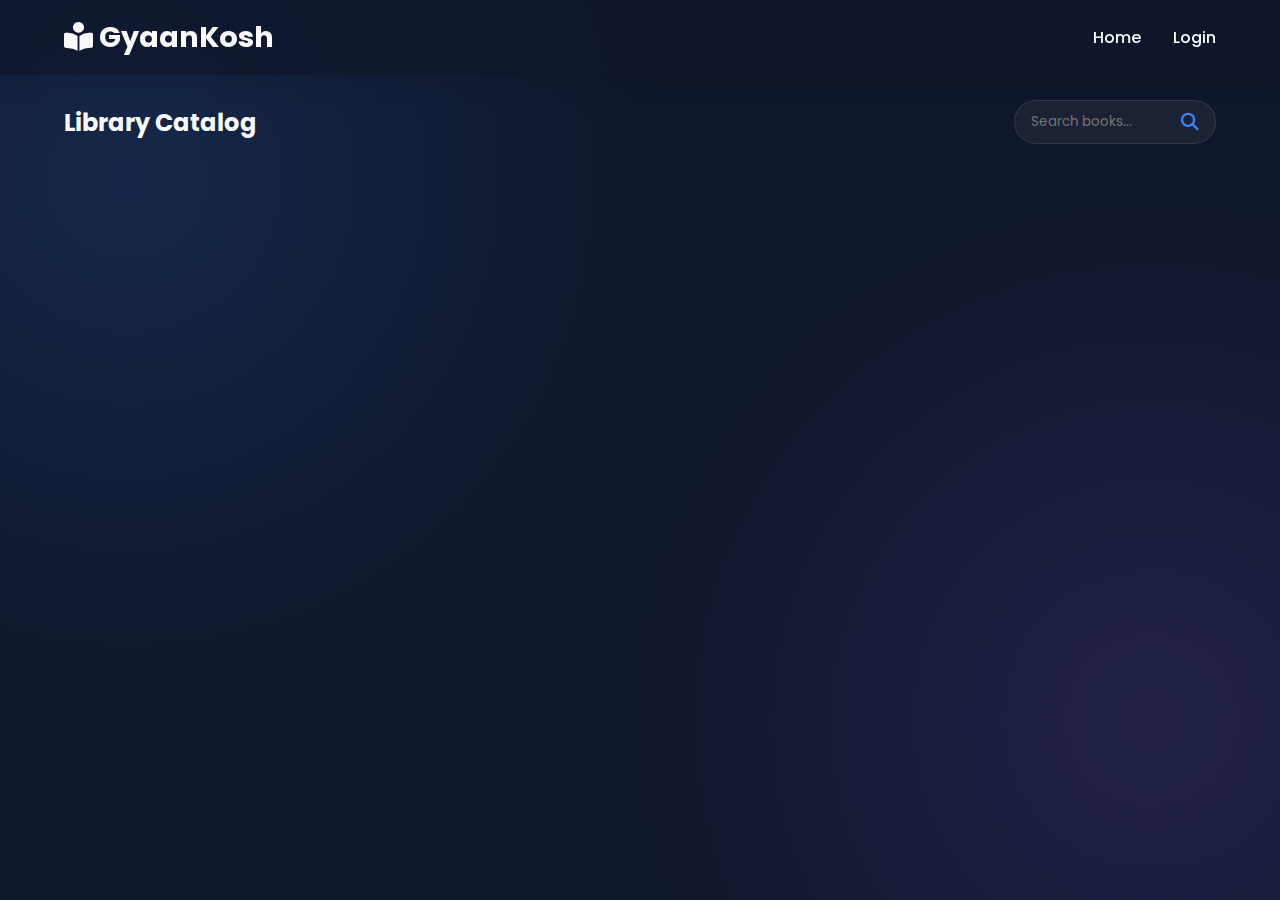
<file: frontend/public-catalog.html>
<!DOCTYPE html>
<html lang="en">
<head>
    <meta charset="UTF-8">
    <meta name="viewport" content="width=device-width, initial-scale=1.0">
    <title>Catalog | GyaanKosh</title>

    <link rel="stylesheet" href="style.css">
    <link href="https://fonts.googleapis.com/css2?family=Poppins:wght@300;400;600;700&display=swap" rel="stylesheet">
    <link rel="stylesheet" href="https://cdnjs.cloudflare.com/ajax/libs/font-awesome/6.4.0/css/all.min.css">
</head>
<body>

    <!-- Navbar -->
    <nav class="navbar scrolled">
        <div class="logo">
            <i class="fa-solid fa-book-open-reader"></i> GyaanKosh
        </div>
        <ul class="nav-links">
            <li><a href="index.html">Home</a></li>
            <li><a href="login.html">Login</a></li>
        </ul>
    </nav>

    <div class="dashboard-container">
        <section class="dashboard-section active">
            <div class="section-header">
                <h2>Library Catalog</h2>
                <div class="search-box">
                    <input type="text" placeholder="Search books..." id="searchInput">
                    <button><i class="fa-solid fa-magnifying-glass"></i></button>
                </div>
            </div>

            <div class="book-grid" id="catalogGrid">
                <!-- Populated by JS -->
            </div>
        </section>
    </div>

    <script src="public-catalog.js"></script>
</body>
</html>
</file>
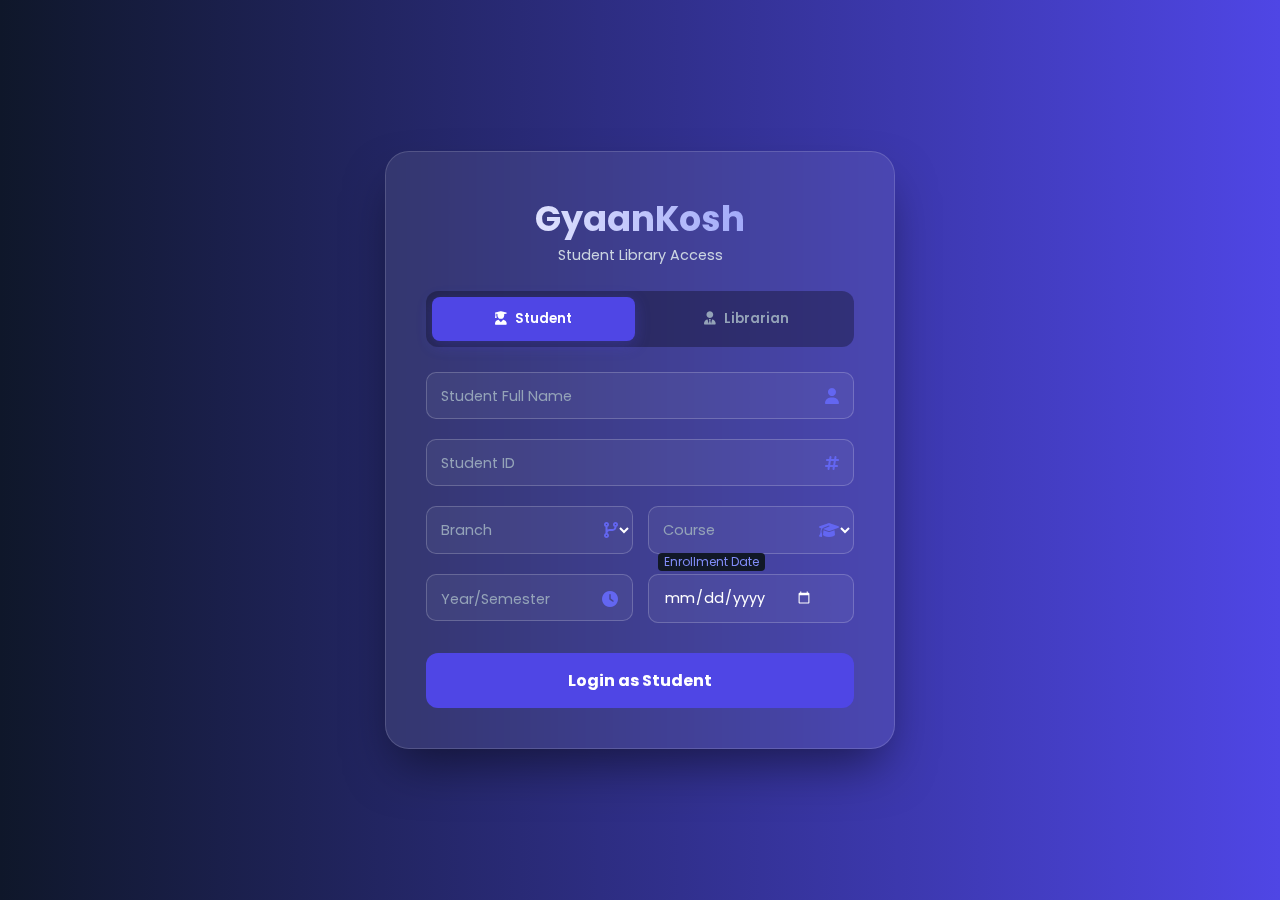
<file: frontend/RegristrationPage.html>
<!DOCTYPE html>
<html lang="en">
<head>
  <meta charset="UTF-8">
  <meta name="viewport" content="width=device-width, initial-scale=1.0">
  <title>Login | GyaanKosh Library</title>
  
  <link href="https://fonts.googleapis.com/css2?family=Poppins:wght@300;400;600;700&display=swap" rel="stylesheet">
  <link rel="stylesheet" href="https://cdnjs.cloudflare.com/ajax/libs/font-awesome/6.4.0/css/all.min.css">

  <style>
    * { margin: 0; padding: 0; box-sizing: border-box; font-family: 'Poppins', sans-serif; }

    body {
        background: #0f172a;
        display: flex;
        justify-content: center;
        align-items: center;
        min-height: 100vh;
        overflow-x: hidden;
    }

    /* --- Animated Background --- */
    .area {
        position: fixed;
        width: 100%; height: 100vh;
        z-index: -1;
        background: linear-gradient(to left, #4f46e5, #0f172a);
    }

    .circles {
        position: absolute;
        top: 0; left: 0; width: 100%; height: 100%;
        overflow: hidden;
    }

    .circles li {
        position: absolute;
        display: block;
        list-style: none;
        width: 20px; height: 20px;
        background: rgba(255, 255, 255, 0.1);
        animation: animate 25s linear infinite;
        bottom: -150px;
    }

    @keyframes animate {
        0% { transform: translateY(0) rotate(0deg); opacity: 1; border-radius: 0; }
        100% { transform: translateY(-1000px) rotate(720deg); opacity: 0; border-radius: 50%; }
    }

    .circles li:nth-child(1) { left: 25%; width: 80px; height: 80px; animation-delay: 0s; }
    .circles li:nth-child(2) { left: 10%; width: 20px; height: 20px; animation-delay: 2s; animation-duration: 12s; }
    .circles li:nth-child(3) { left: 70%; width: 20px; height: 20px; animation-delay: 4s; }

    /* --- Login Container --- */
    .login-wrapper { width: 100%; max-width: 550px; padding: 20px; z-index: 10; }

    .login-card {
        background: rgba(255, 255, 255, 0.08);
        backdrop-filter: blur(15px);
        -webkit-backdrop-filter: blur(15px);
        border: 1px solid rgba(255, 255, 255, 0.15);
        padding: 40px;
        border-radius: 24px;
        box-shadow: 0 25px 50px -12px rgba(0, 0, 0, 0.5);
        color: white;
    }

    .login-header { text-align: center; margin-bottom: 25px; }
    .login-header h2 { font-size: 2.2rem; font-weight: 700; background: linear-gradient(to right, #fff, #818cf8); -webkit-background-clip: text; background-clip: text; -webkit-text-fill-color: transparent; }
    .login-header p { font-size: 0.9rem; color: #cbd5e1; }

    .login-type-buttons {
        display: flex; gap: 10px; margin-bottom: 25px;
        background: rgba(0, 0, 0, 0.3); padding: 6px; border-radius: 12px;
    }

    .type-btn {
        flex: 1; padding: 12px; border: none; border-radius: 8px;
        background: transparent; color: #94a3b8; cursor: pointer;
        font-weight: 600; transition: 0.3s; display: flex; align-items: center; justify-content: center; gap: 8px;
    }

    .type-btn.active {
        background: #4f46e5; color: white;
        box-shadow: 0 4px 15px rgba(79, 70, 229, 0.3);
    }

    /* Form Fields */
    .input-box { position: relative; margin-bottom: 20px; }
    .input-row { display: flex; gap: 15px; }
    .half { flex: 1; }

    .input-box input, .input-box select {
        width: 100%; padding: 12px 40px 12px 15px;
        background: rgba(255, 255, 255, 0.05);
        border: 1px solid rgba(255, 255, 255, 0.2);
        border-radius: 10px; color: white; outline: none; font-size: 0.9rem;
    }

    .input-box span {
        position: absolute; left: 15px; top: 50%; transform: translateY(-50%);
        color: #94a3b8; pointer-events: none; transition: 0.3s; font-size: 0.9rem;
    }

    .input-box input:focus ~ span, .input-box input:valid ~ span,
    .input-box select:focus ~ span, .input-box select:valid ~ span,
    .input-box input[type="date"] ~ span {
        top: -12px; left: 10px; font-size: 0.75rem; color: #818cf8;
        background: #111827; padding: 0 6px; border-radius: 4px;
    }

    .input-icon { position: absolute; right: 15px; top: 50%; transform: translateY(-50%); color: #6366f1; }
    
    input[type="date"]::-webkit-calendar-picker-indicator { filter: invert(1); cursor: pointer; }
    select option { background: #1e293b; color: white; }

    .btn.primary {
        background: #4f46e5; color: white; padding: 15px; border: none;
        border-radius: 12px; width: 100%; font-weight: 700; cursor: pointer;
        transition: 0.3s; margin-top: 10px; font-size: 1rem;
    }

    .btn.primary:hover { background: #4338ca; transform: translateY(-2px); }
    .hidden { display: none; }
    .back-link { text-align: center; margin-top: 20px; }
    .back-link a { color: #94a3b8; text-decoration: none; font-size: 0.85rem; }
  </style>
</head>
<body>

    <div class="area"><ul class="circles"><li></li><li></li><li></li><li></li><li></li></ul></div>
    
    <div class="login-wrapper">
        <div class="login-card">
            <div class="login-header">
                <h2>GyaanKosh</h2>
                <p id="portal-text">Student Library Access</p>
            </div>

            <div class="login-type-buttons">
                <button type="button" class="type-btn active" onclick="switchUser('student')" id="studentBtn">
                    <i class="fa-solid fa-user-graduate"></i> Student
                </button>
                <button type="button" class="type-btn" onclick="switchUser('librarian')" id="adminBtn">
                    <i class="fa-solid fa-user-tie"></i> Librarian
                </button>
            </div>

            <form id="mainForm">
                <div id="studentSection">
                    <div class="input-box">
                        <input type="text" id="sName" required>
                        <span>Student Full Name</span>
                        <i class="fa-solid fa-user input-icon"></i>
                    </div>

                    <div class="input-box">
                        <input type="text" id="sId" required>
                        <span>Student ID</span>
                        <i class="fa-solid fa-hashtag input-icon"></i>
                    </div>

                    <div class="input-row">
                        <div class="half">
                            <div class="input-box">
                                <select id="branch" required onchange="populateCourses()">
                                    <option value="" disabled selected></option>
                                    <option value="CSE">Computer Science Engineering</option>
                                    <option value="Mechanical">Mechanical Engineering</option>
                                    <option value="Civil">Civil Engineering</option>
                                    <option value="Electronics">Electronics Engineering</option>
                                    <option value="Electrical">Electrical Engineering</option>
                                    <option value="DataScience">Data Science</option>
                                    <option value="AIML">AIML</option>
                                    <option value="AIDS">AIDS</option>
                                    <option value="Cybersecurity">Cybersecurity</option>
                                    <option value="Management">Management Science</option>
                                    <option value="MBA">MBA</option>
                                    <option value="MCA">MCA</option>
                                </select>
                                <span>Branch</span>
                                <i class="fa-solid fa-code-branch input-icon"></i>
                            </div>
                        </div>
                        <div class="half">
                            <div class="input-box">
                                <select id="course" required>
                                    <option value="" disabled selected></option>
                                </select>
                                <span>Course</span>
                                <i class="fa-solid fa-graduation-cap input-icon"></i>
                            </div>
                        </div>
                    </div>

                    <div class="input-row">
                        <div class="input-box half">
                            <input type="text" id="yearSem" required>
                            <span>Year/Semester</span>
                            <i class="fa-solid fa-clock input-icon"></i>
                        </div>
                        <div class="input-box half">
                            <input type="date" id="enrollDate" required>
                            <span>Enrollment Date</span>
                        </div>
                    </div>
                </div>

                <div id="librarianSection" class="hidden">
                    <div class="input-box">
                        <input type="text" id="libName">
                        <span>Librarian Name</span>
                        <i class="fa-solid fa-user-tie input-icon"></i>
                    </div>
                    <div class="input-box">
                        <input type="email" id="libEmail">
                        <span>Email ID</span>
                        <i class="fa-solid fa-envelope input-icon"></i>
                    </div>
                    <div class="input-row">
                        <div class="input-box half">
                            <input type="text" id="libEmpId">
                            <span>Employee ID</span>
                            <i class="fa-solid fa-id-badge input-icon"></i>
                        </div>
                        <div class="input-box half">
                            <select id="designation">
                                <option value="" disabled selected></option>
                                <option value="Librarian">Librarian</option>
                                <option value="Assistant">Assistant Librarian</option>
                            </select>
                            <span>Designation</span>
                        </div>
                    </div>
                    <div class="input-box">
                        <input type="date" id="libJoinDate">
                        <span>Joining Date</span>
                    </div>
                </div>
                
                <button type="submit" class="btn primary" id="btnText" onclick="alert('Successfully registered')">Login as Student</button>
            </form>
        </div>
    </div>

    <script>
        // Mapping Branch -> Relevant Courses
        const branchData = {
            "CSE": ["B-Tech", "M-Tech", "Diploma", "Ph.D"],
            "Mechanical": ["B-Tech", "M-Tech", "Diploma"],
            "Civil": ["B-Tech", "M-Tech", "Diploma"],
            "Electronics": ["B-Tech", "M-Tech", "Diploma"],
            "Electrical": ["B-Tech", "M-Tech", "Diploma"],
            "DataScience": ["B-Tech (DS)", "M-Tech (DS)", "Certification"],
            "AIML": ["B-Tech (AIML)", "M-Tech (AIML)"],
            "AIDS": ["B-Tech (AIDS)", "M-Tech (AIDS)"],
            "Cybersecurity": ["B-Tech (CS)", "Certification"],
            "Management": ["BMS", "BBA", "MMS"],
            "MBA": ["MBA (General)", "MBA (Finance)", "MBA (HR)"],
            "MCA": ["MCA (Regular)", "MCA (Lateral)"]
        };

        function populateCourses() {
            const branchSelect = document.getElementById('branch');
            const courseSelect = document.getElementById('course');
            const selectedBranch = branchSelect.value;

            courseSelect.innerHTML = '<option value="" disabled selected></option>';

            if (branchData[selectedBranch]) {
                branchData[selectedBranch].forEach(course => {
                    const option = document.createElement('option');
                    option.value = course;
                    option.textContent = course;
                    courseSelect.appendChild(option);
                });
            }
        }

        function switchUser(role) {
            const studentSec = document.getElementById('studentSection');
            const librarianSec = document.getElementById('librarianSection');
            const portalText = document.getElementById('portal-text');
            const btnText = document.getElementById('btnText');
            
            document.getElementById('studentBtn').classList.toggle('active', role === 'student');
            document.getElementById('adminBtn').classList.toggle('active', role === 'librarian');

            if (role === 'student') {
                studentSec.classList.remove('hidden');
                librarianSec.classList.add('hidden');
                portalText.innerText = "Student Library Access";
                btnText.innerText = "Login as Student";
                toggleRequired('studentSection', true);
                toggleRequired('librarianSection', false);
            } else {
                studentSec.classList.add('hidden');
                librarianSec.classList.remove('hidden');
                portalText.innerText = "Librarian Administration";
                btnText.innerText = "Librarian Login";
                toggleRequired('studentSection', false);
                toggleRequired('librarianSection', true);
            }
        }

        function toggleRequired(sectionId, isRequired) {
            const inputs = document.getElementById(sectionId).querySelectorAll('input, select');
            inputs.forEach(input => {
                if (isRequired) input.setAttribute('required', '');
                else input.removeAttribute('required');
            });
        }
    </script>
</body>
</html>
</file>
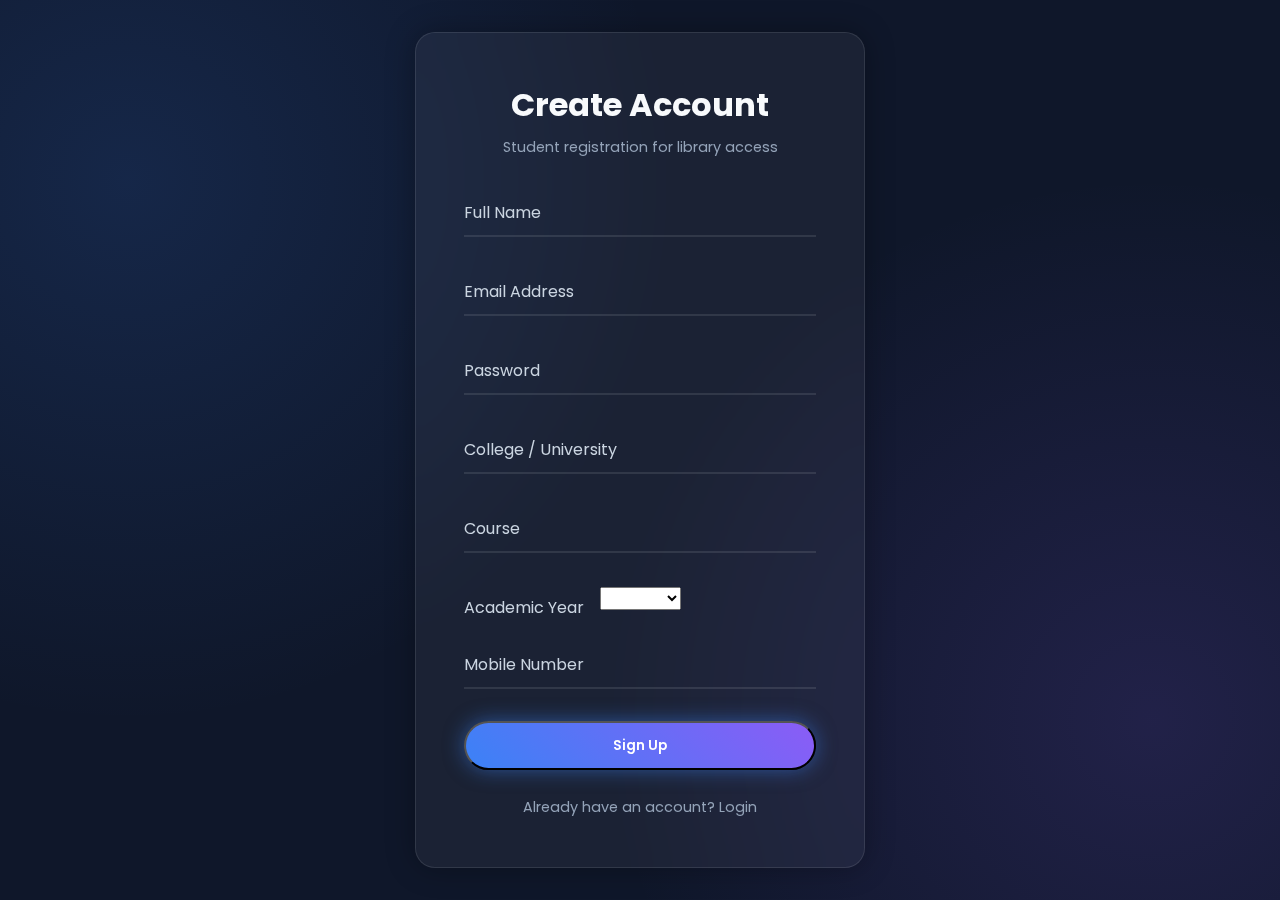
<file: frontend/signup.html>
<!DOCTYPE html>
<html lang="en">
<head>
  <meta charset="UTF-8">
  <title>Student Sign Up | GyaanKosh</title>
  <meta name="viewport" content="width=device-width, initial-scale=1.0">

  <link rel="stylesheet" href="style.css">
  <link href="https://fonts.googleapis.com/css2?family=Poppins:wght@300;400;600;700&display=swap" rel="stylesheet">
  <link rel="stylesheet" href="https://cdnjs.cloudflare.com/ajax/libs/font-awesome/6.4.0/css/all.min.css">
</head>

<body class="login-page">
  <div class="login-wrapper">
    <div class="login-card">

      <div class="login-header">
        <h2>Create Account</h2>
        <p>Student registration for library access</p>
      </div>

      <form onsubmit="signup(event)">

        <div class="input-box">
          <input type="text" id="signupName" required>
          <span>Full Name</span>
        </div>

        <div class="input-box">
          <input type="email" id="signupEmail" required>
          <span>Email Address</span>
        </div>

        <div class="input-box">
          <input type="password" id="signupPassword" required>
          <span>Password</span>
        </div>

        <div class="input-box">
          <input type="text" id="college" required>
          <span>College / University</span>
        </div>

        <div class="input-box">
          <input type="text" id="course" required>
          <span>Course</span>
        </div>

        <div class="input-box">
          <select id="year" required>
            <option value="" disabled selected></option>
            <option value="1st Year">1st Year</option>
            <option value="2nd Year">2nd Year</option>
            <option value="3rd Year">3rd Year</option>
            <option value="4th Year">4th Year</option>
          </select>
          <span>Academic Year</span>
        </div>

        <div class="input-box">
          <input type="tel" id="mobile" required>
          <span>Mobile Number</span>
        </div>

        <button type="submit" class="btn primary full-width">
          Sign Up
        </button>
      </form>

      <div class="back-link">
        <a href="login.html">Already have an account? Login</a>
      </div>

    </div>
  </div>

  <script src="script.js"></script>
</body>
</html>
</file>
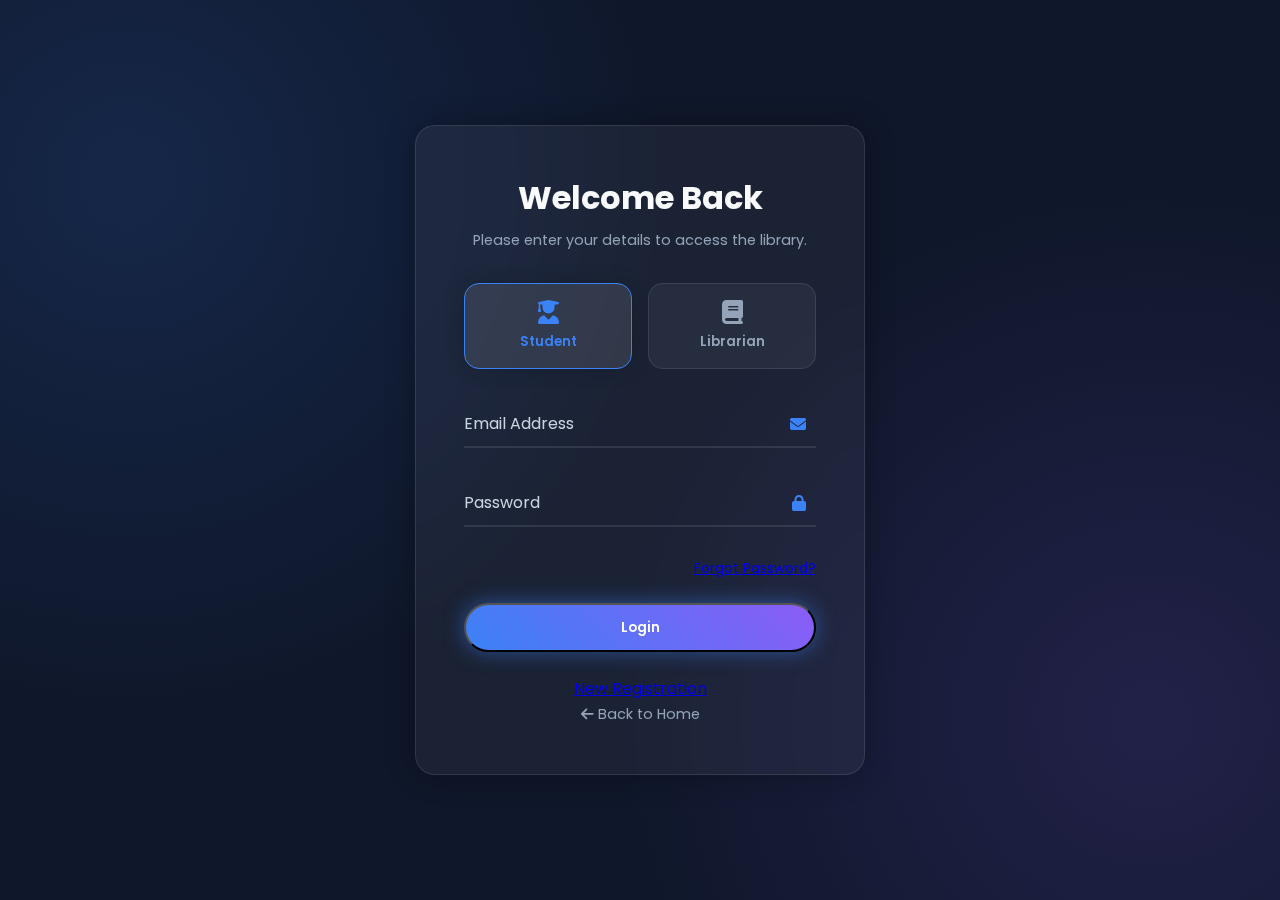
<file: frontend/student-dashboard.html>
<!DOCTYPE html>
<html lang="en">
<head>
    <meta charset="UTF-8">
    <meta name="viewport" content="width=device-width, initial-scale=1.0">
    <title>Student Dashboard | GyaanKosh</title>
    <link rel="stylesheet" href="style.css">
    <link href="https://fonts.googleapis.com/css2?family=Poppins:wght@300;400;600;700&display=swap" rel="stylesheet">
    <link rel="stylesheet" href="https://cdnjs.cloudflare.com/ajax/libs/font-awesome/6.4.0/css/all.min.css">
</head>
<body>
    <!-- Navbar -->
    <nav class="navbar scrolled">
        <div class="logo">
            <i class="fa-solid fa-book-open-reader"></i> GyaanKosh<span>Student</span>
        </div>
        <ul class="nav-links">
            <li><a href="#" class="active" onclick="switchTab('my-books', this)">My Books</a></li>
            <li><a href="#" onclick="switchTab('catalog', this)">Browse Catalog</a></li>
            <li><a href="#" style="color: #ef4444;" onclick="logout()">Logout</a></li>

        </ul>
    </nav>

    <div class="dashboard-container">
        <!-- Section: My Books -->
        <section id="my-books-section" class="dashboard-section active">
            <div class="section-header">
                <h2>My Issued Books</h2>
                <p>Books currently issued to you.</p>
            </div>
            <div class="table-container">
                <table>
                    <thead>
                        <tr>
                            <th>Book Title</th>
                            <th>Author</th>
                            <th>Issue Date</th>
                            <th>Due Date</th>
                            <th>Status</th>
                        </tr>
                    </thead>
                    <tbody id="myBooksTableBody">
                        <!-- Populated by JS -->
                    </tbody>
                </table>
            </div>
        </section>

        <!-- Section: Catalog -->
        <section id="catalog-section" class="dashboard-section" style="display: none;">
            <div class="section-header">
                <h2>Library Catalog</h2>
                <div class="search-box">
                    <input type="text" placeholder="Search books..." id="searchInput">
                    <button><i class="fa-solid fa-magnifying-glass"></i></button>
                </div>
            </div>
            <div class="book-grid" id="catalogGrid">
                <!-- Populated by JS -->
            </div>
        </section>
    </div>

    <script src="student.js"></script>
</body>
</html>
</file>
<file: backend/node_modules/kareem/coverage/lcov-report/prettify.css>
.pln{color:#000}@media screen{.str{color:#080}.kwd{color:#008}.com{color:#800}.typ{color:#606}.lit{color:#066}.pun,.opn,.clo{color:#660}.tag{color:#008}.atn{color:#606}.atv{color:#080}.dec,.var{color:#606}.fun{color:red}}@media print,projection{.str{color:#060}.kwd{color:#006;font-weight:bold}.com{color:#600;font-style:italic}.typ{color:#404;font-weight:bold}.lit{color:#044}.pun,.opn,.clo{color:#440}.tag{color:#006;font-weight:bold}.atn{color:#404}.atv{color:#060}}pre.prettyprint{padding:2px;border:1px solid #888}ol.linenums{margin-top:0;margin-bottom:0}li.L0,li.L1,li.L2,li.L3,li.L5,li.L6,li.L7,li.L8{list-style-type:none}li.L1,li.L3,li.L5,li.L7,li.L9{background:#eee}
</file>
<file: backend/node_modules/kareem/coverage/lcov-report/base.css>
body, html {
  margin:0; padding: 0;
  height: 100%;
}
body {
    font-family: Helvetica Neue, Helvetica, Arial;
    font-size: 14px;
    color:#333;
}
.small { font-size: 12px; }
*, *:after, *:before {
  -webkit-box-sizing:border-box;
     -moz-box-sizing:border-box;
          box-sizing:border-box;
  }
h1 { font-size: 20px; margin: 0;}
h2 { font-size: 14px; }
pre {
    font: 12px/1.4 Consolas, "Liberation Mono", Menlo, Courier, monospace;
    margin: 0;
    padding: 0;
    -moz-tab-size: 2;
    -o-tab-size:  2;
    tab-size: 2;
}
a { color:#0074D9; text-decoration:none; }
a:hover { text-decoration:underline; }
.strong { font-weight: bold; }
.space-top1 { padding: 10px 0 0 0; }
.pad2y { padding: 20px 0; }
.pad1y { padding: 10px 0; }
.pad2x { padding: 0 20px; }
.pad2 { padding: 20px; }
.pad1 { padding: 10px; }
.space-left2 { padding-left:55px; }
.space-right2 { padding-right:20px; }
.center { text-align:center; }
.clearfix { display:block; }
.clearfix:after {
  content:'';
  display:block;
  height:0;
  clear:both;
  visibility:hidden;
  }
.fl { float: left; }
@media only screen and (max-width:640px) {
  .col3 { width:100%; max-width:100%; }
  .hide-mobile { display:none!important; }
}

.quiet {
  color: #7f7f7f;
  color: rgba(0,0,0,0.5);
}
.quiet a { opacity: 0.7; }

.fraction {
  font-family: Consolas, 'Liberation Mono', Menlo, Courier, monospace;
  font-size: 10px;
  color: #555;
  background: #E8E8E8;
  padding: 4px 5px;
  border-radius: 3px;
  vertical-align: middle;
}

div.path a:link, div.path a:visited { color: #333; }
table.coverage {
  border-collapse: collapse;
  margin: 10px 0 0 0;
  padding: 0;
}

table.coverage td {
  margin: 0;
  padding: 0;
  vertical-align: top;
}
table.coverage td.line-count {
    text-align: right;
    padding: 0 5px 0 20px;
}
table.coverage td.line-coverage {
    text-align: right;
    padding-right: 10px;
    min-width:20px;
}

table.coverage td span.cline-any {
    display: inline-block;
    padding: 0 5px;
    width: 100%;
}
.missing-if-branch {
    display: inline-block;
    margin-right: 5px;
    border-radius: 3px;
    position: relative;
    padding: 0 4px;
    background: #333;
    color: yellow;
}

.skip-if-branch {
    display: none;
    margin-right: 10px;
    position: relative;
    padding: 0 4px;
    background: #ccc;
    color: white;
}
.missing-if-branch .typ, .skip-if-branch .typ {
    color: inherit !important;
}
.coverage-summary {
  border-collapse: collapse;
  width: 100%;
}
.coverage-summary tr { border-bottom: 1px solid #bbb; }
.keyline-all { border: 1px solid #ddd; }
.coverage-summary td, .coverage-summary th { padding: 10px; }
.coverage-summary tbody { border: 1px solid #bbb; }
.coverage-summary td { border-right: 1px solid #bbb; }
.coverage-summary td:last-child { border-right: none; }
.coverage-summary th {
  text-align: left;
  font-weight: normal;
  white-space: nowrap;
}
.coverage-summary th.file { border-right: none !important; }
.coverage-summary th.pct { }
.coverage-summary th.pic,
.coverage-summary th.abs,
.coverage-summary td.pct,
.coverage-summary td.abs { text-align: right; }
.coverage-summary td.file { white-space: nowrap;  }
.coverage-summary td.pic { min-width: 120px !important;  }
.coverage-summary tfoot td { }

.coverage-summary .sorter {
    height: 10px;
    width: 7px;
    display: inline-block;
    margin-left: 0.5em;
    background: url(sort-arrow-sprite.png) no-repeat scroll 0 0 transparent;
}
.coverage-summary .sorted .sorter {
    background-position: 0 -20px;
}
.coverage-summary .sorted-desc .sorter {
    background-position: 0 -10px;
}
.status-line {  height: 10px; }
/* yellow */
.cbranch-no { background: yellow !important; color: #111; }
/* dark red */
.red.solid, .status-line.low, .low .cover-fill { background:#C21F39 }
.low .chart { border:1px solid #C21F39 }
.highlighted,
.highlighted .cstat-no, .highlighted .fstat-no, .highlighted .cbranch-no{
  background: #C21F39 !important;
}
/* medium red */
.cstat-no, .fstat-no, .cbranch-no, .cbranch-no { background:#F6C6CE }
/* light red */
.low, .cline-no { background:#FCE1E5 }
/* light green */
.high, .cline-yes { background:rgb(230,245,208) }
/* medium green */
.cstat-yes { background:rgb(161,215,106) }
/* dark green */
.status-line.high, .high .cover-fill { background:rgb(77,146,33) }
.high .chart { border:1px solid rgb(77,146,33) }
/* dark yellow (gold) */
.status-line.medium, .medium .cover-fill { background: #f9cd0b; }
.medium .chart { border:1px solid #f9cd0b; }
/* light yellow */
.medium { background: #fff4c2; }

.cstat-skip { background: #ddd; color: #111; }
.fstat-skip { background: #ddd; color: #111 !important; }
.cbranch-skip { background: #ddd !important; color: #111; }

span.cline-neutral { background: #eaeaea; }

.coverage-summary td.empty {
    opacity: .5;
    padding-top: 4px;
    padding-bottom: 4px;
    line-height: 1;
    color: #888;
}

.cover-fill, .cover-empty {
  display:inline-block;
  height: 12px;
}
.chart {
  line-height: 0;
}
.cover-empty {
    background: white;
}
.cover-full {
    border-right: none !important;
}
pre.prettyprint {
    border: none !important;
    padding: 0 !important;
    margin: 0 !important;
}
.com { color: #999 !important; }
.ignore-none { color: #999; font-weight: normal; }

.wrapper {
  min-height: 100%;
  height: auto !important;
  height: 100%;
  margin: 0 auto -48px;
}
.footer, .push {
  height: 48px;
}
</file>
<file: style.css>
/* Variables & Reset */
:root {
    --bg-color: #0f172a;
    --text-color: #f8fafc;
    --primary-color: #3b82f6;
    --accent-color: #8b5cf6;
    --glass-bg: rgba(255, 255, 255, 0.05);
    --glass-border: rgba(255, 255, 255, 0.1);
    --font-main: 'Poppins', sans-serif;
}

* {
    margin: 0;
    padding: 0;
    box-sizing: border-box;
    font-family: var(--font-main);
}

body {
    background-color: var(--bg-color);
    color: var(--text-color);
    overflow-x: hidden;
    background-image: 
        radial-gradient(circle at 10% 20%, rgba(59, 130, 246, 0.15) 0%, transparent 40%),
        radial-gradient(circle at 90% 80%, rgba(139, 92, 246, 0.15) 0%, transparent 40%);
}

/* Navbar */
.navbar {
    display: flex;
    justify-content: space-between;
    align-items: center;
    padding: 1.5rem 5%;
    position: fixed;
    width: 100%;
    top: 0;
    z-index: 1000;
    transition: 0.3s;
    backdrop-filter: blur(10px);
}

.navbar.scrolled {
    background: rgba(15, 23, 42, 0.8);
    padding: 1rem 5%;
    box-shadow: 0 4px 30px rgba(0, 0, 0, 0.1);
}

.logo {
    font-size: 1.8rem;
    font-weight: 700;
    color: var(--text-color);
}

.logo span {
    color: var(--primary-color);
}

.nav-links {
    list-style: none;
    display: flex;
    gap: 2rem;
}

.nav-links a {
    text-decoration: none;
    color: var(--text-color);
    font-weight: 500;
    transition: 0.3s;
    position: relative;
}

.nav-links a::after {
    content: '';
    position: absolute;
    width: 0;
    height: 2px;
    bottom: -5px;
    left: 0;
    background-color: var(--accent-color);
    transition: 0.3s;
}

.nav-links a:hover::after {
    width: 100%;
}

/* Search Box */
.search-box {
    background: var(--glass-bg);
    border: 1px solid var(--glass-border);
    border-radius: 30px;
    padding: 0.5rem 1rem;
    display: flex;
    align-items: center;
}

.search-box input {
    background: transparent;
    border: none;
    outline: none;
    color: var(--text-color);
    width: 150px;
    transition: 0.4s;
}

.search-box input:focus {
    width: 220px;
}

.search-box button {
    background: transparent;
    border: none;
    color: var(--primary-color);
    cursor: pointer;
    font-size: 1.1rem;
}

.menu-toggle {
    display: none;
    font-size: 1.5rem;
    cursor: pointer;
}

/* Hero Section */
.hero {
    height: 100vh;
    display: flex;
    align-items: center;
    justify-content: space-between;
    padding: 0 10%;
    position: relative;
}

.hero-content {
    max-width: 600px;
    z-index: 2;
}

.hero-content h1 {
    font-size: 3.5rem;
    line-height: 1.2;
    margin-bottom: 1.5rem;
}

.hero-content h1 span {
    color: var(--primary-color);
    border-right: 3px solid var(--accent-color);
    padding-right: 5px;
    animation: blink 0.7s infinite;
}

.hero-content p {
    font-size: 1.1rem;
    color: #cbd5e1;
    margin-bottom: 2.5rem;
    line-height: 1.6;
}

.cta-buttons {
    display: flex;
    gap: 1.5rem;
}

.btn {
    padding: 0.8rem 2rem;
    border-radius: 50px;
    text-decoration: none;
    font-weight: 600;
    transition: 0.3s;
}

.btn.primary {
    background: linear-gradient(45deg, var(--primary-color), var(--accent-color));
    color: white;
    box-shadow: 0 0 20px rgba(59, 130, 246, 0.5);
}

.btn.primary:hover {
    transform: translateY(-3px);
    box-shadow: 0 0 30px rgba(59, 130, 246, 0.7);
}

.btn.secondary {
    border: 2px solid var(--glass-border);
    color: var(--text-color);
}

.btn.secondary:hover {
    background: var(--glass-bg);
    border-color: var(--primary-color);
}

/* Hero Visual & Animation */
.hero-visual {
    position: relative;
    width: 400px;
    height: 400px;
    display: flex;
    justify-content: center;
    align-items: center;
}

.hero-img {
    width: auto;
    height: auto;
    max-width: 120%;
    max-height: 120%;
    animation: float 6s ease-in-out infinite;
    z-index: 2;
    box-shadow: 0 20px 50px rgba(0,0,0,0.5);
}

.glow-circle {
    position: absolute;
    width: 300px;
    height: 300px;
    background: var(--accent-color);
    border-radius: 50%;
    filter: blur(80px);
    opacity: 0.4;
    animation: pulse 4s infinite alternate;
}

/* Features Section */
.features {
    padding: 5rem 10%;
    display: grid;
    grid-template-columns: repeat(auto-fit, minmax(250px, 1fr));
    gap: 2rem;
    margin-bottom: 5rem;
}

.card {
    background: var(--glass-bg);
    border: 1px solid var(--glass-border);
    padding: 2rem;
    border-radius: 20px;
    text-align: center;
    transition: transform 0.1s; /* Smooth tilt handled by JS */
    transform-style: preserve-3d;
    cursor: pointer;
}

.icon-box {
    font-size: 2.5rem;
    color: var(--primary-color);
    margin-bottom: 1rem;
    transform: translateZ(20px);
}

.card h3 {
    margin-bottom: 0.5rem;
    transform: translateZ(20px);
}

.card p {
    color: #94a3b8;
    font-size: 0.9rem;
    transform: translateZ(20px);
}

/* Animations */
@keyframes float {
    0%, 100% { transform: translateY(0) rotate(0deg); }
    50% { transform: translateY(-20px) rotate(5deg); }
}

@keyframes pulse {
    0% { transform: scale(1); opacity: 0.4; }
    100% { transform: scale(1.2); opacity: 0.2; }
}

@keyframes blink {
    50% { border-color: transparent; }
}

/* Responsive */
@media (max-width: 768px) {
    .navbar { padding: 1rem; }
    .nav-links { display: none; }
    .menu-toggle { display: block; }
    .hero { flex-direction: column; text-align: center; justify-content: center; padding-top: 100px; }
    .hero-visual { display: none; }
    .search-box { display: none; }
}

/* Contact Section */
.contact {
    padding: 5rem 10%;
    display: flex;
    flex-direction: column;
    align-items: center;
}

.contact h2 {
    font-size: 2.5rem;
    margin-bottom: 3rem;
    text-align: center;
}

.contact-form {
    width: 100%;
    max-width: 600px;
    background: var(--glass-bg);
    border: 1px solid var(--glass-border);
    padding: 3rem;
    border-radius: 20px;
    box-shadow: 0 0 20px rgba(0,0,0,0.2);
}

.input-box {
    position: relative;
    margin-bottom: 2rem;
}

.input-box input, 
.input-box textarea {
    width: 100%;
    padding: 10px;
    background: transparent;
    border: none;
    border-bottom: 2px solid var(--glass-border);
    outline: none;
    color: var(--text-color);
    font-size: 1rem;
    transition: 0.3s;
}

.input-box textarea {
    height: 100px;
    resize: none;
}

.input-box span {
    position: absolute;
    left: 0;
    padding: 10px 0;
    pointer-events: none;
    font-size: 1rem;
    color: #cbd5e1;
    transition: 0.3s;
}

.input-box input:focus,
.input-box textarea:focus,
.input-box input:valid,
.input-box textarea:valid {
    border-bottom-color: var(--primary-color);
}

.input-box input:focus ~ span,
.input-box textarea:focus ~ span,
.input-box input:valid ~ span,
.input-box textarea:valid ~ span {
    color: var(--primary-color);
    transform: translateY(-20px);
    font-size: 0.8rem;
}

/* Footer */
footer {
    background: rgba(15, 23, 42, 0.95);
    padding: 4rem 10% 2rem;
    border-top: 1px solid var(--glass-border);
    margin-top: auto;
}

.footer-content {
    display: grid;
    grid-template-columns: repeat(auto-fit, minmax(200px, 1fr));
    gap: 2rem;
    margin-bottom: 3rem;
}

.footer-section h3 {
    font-size: 1.5rem;
    margin-bottom: 1.5rem;
    color: var(--text-color);
}

.footer-section h3 span {
    color: var(--primary-color);
}

.footer-section p {
    color: #94a3b8;
    line-height: 1.6;
}

.footer-section ul {
    list-style: none;
}

.footer-section ul li {
    margin-bottom: 1rem;
}

.footer-section ul li a {
    text-decoration: none;
    color: #94a3b8;
    transition: 0.3s;
}

.footer-section ul li a:hover {
    color: var(--primary-color);
    padding-left: 5px;
}

.socials a {
    display: inline-block;
    width: 40px;
    height: 40px;
    background: var(--glass-bg);
    border: 1px solid var(--glass-border);
    border-radius: 50%;
    color: var(--text-color);
    text-align: center;
    line-height: 40px;
    margin-right: 10px;
    transition: 0.3s;
}

.socials a:hover {
    background: var(--primary-color);
    border-color: var(--primary-color);
    transform: translateY(-5px);
}

.footer-bottom {
    text-align: center;
    padding-top: 2rem;
    border-top: 1px solid var(--glass-border);
    color: #64748b;
}

/* ================= LOGIN PAGE STYLES ================= */

.login-page {
    height: 100vh;
    display: flex;
    justify-content: center;
    align-items: center;
}

.login-wrapper {
    width: 100%;
    padding: 20px;
    display: flex;
    justify-content: center;
}

.login-card {
    background: var(--glass-bg);
    border: 1px solid var(--glass-border);
    backdrop-filter: blur(20px);
    padding: 3rem;
    border-radius: 20px;
    width: 100%;
    max-width: 450px;
    box-shadow: 0 0 30px rgba(0,0,0,0.3);
    text-align: center;
}

.login-header h2 {
    font-size: 2rem;
    margin-bottom: 0.5rem;
}

.login-header p {
    color: #94a3b8;
    margin-bottom: 2rem;
    font-size: 0.9rem;
}

/* Login Type Buttons */
.login-type-buttons {
    display: flex;
    gap: 1rem;
    margin-bottom: 2rem;
}

.type-btn {
    flex: 1;
    padding: 1rem;
    background: rgba(255, 255, 255, 0.05);
    border: 1px solid var(--glass-border);
    border-radius: 15px;
    color: #94a3b8;
    cursor: pointer;
    transition: all 0.3s ease;
    display: flex;
    flex-direction: column;
    align-items: center;
    justify-content: center;
    gap: 0.5rem;
    font-weight: 600;
}

.type-btn i {
    font-size: 1.5rem;
}

.type-btn:hover {
    background: rgba(255, 255, 255, 0.1);
    transform: translateY(-2px);
}

.type-btn.active {
    background: rgba(255, 255, 255, 0.1);
    border-color: var(--primary-color);
    color: var(--primary-color);
    box-shadow: 0 0 20px rgba(0,0,0,0.2);
}

.input-icon {
    position: absolute;
    right: 10px;
    top: 15px;
    color: var(--primary-color);
}

.forgot-pass {
    text-align: right;
    margin-bottom: 1.5rem;
    font-size: 0.85rem;
}

.full-width {
    width: 100%;
    margin-bottom: 1.5rem;
}

.back-link a {
    color: #94a3b8;
    text-decoration: none;
    font-size: 0.9rem;
    transition: 0.3s;
}

.back-link a:hover {
    color: var(--primary-color);
}

/* ================= DASHBOARD STYLES ================= */

.dashboard-container {
    padding: 2rem 5%;
    padding-top: 100px; /* Space for fixed navbar */
    min-height: 100vh;
}

.section-header {
    display: flex;
    justify-content: space-between;
    align-items: center;
    margin-bottom: 2rem;
}

/* Tables */
.table-container {
    background: var(--glass-bg);
    border: 1px solid var(--glass-border);
    border-radius: 15px;
    overflow: hidden;
}

table {
    width: 100%;
    border-collapse: collapse;
}

th, td {
    padding: 1rem;
    text-align: left;
    border-bottom: 1px solid var(--glass-border);
}

th {
    background: rgba(255, 255, 255, 0.05);
    color: var(--primary-color);
}

.status.pending {
    color: #facc15;
    background: rgba(250, 204, 21, 0.1);
    padding: 5px 10px;
    border-radius: 20px;
    font-size: 0.8rem;
}

.action-btn {
    background: transparent;
    border: none;
    cursor: pointer;
    font-size: 1.1rem;
    margin-right: 10px;
    transition: 0.3s;
}

.action-btn.approve { color: #4ade80; }
.action-btn.reject { color: #f87171; }
.action-btn:hover { transform: scale(1.2); }

/* Book Grid */
.book-grid {
    display: grid;
    grid-template-columns: repeat(auto-fill, minmax(250px, 1fr));
    gap: 1.5rem;
}

.book-card {
    background: var(--glass-bg);
    border: 1px solid var(--glass-border);
    padding: 1.5rem;
    border-radius: 15px;
    position: relative;
    display: flex;
    align-items: center;
    gap: 1rem;
}

.book-icon {
    font-size: 2rem;
    color: var(--primary-color);
}

.book-info h4 { margin-bottom: 5px; }
.book-info p { font-size: 0.9rem; color: #94a3b8; margin-bottom: 5px; }
.badge {
    background: rgba(139, 92, 246, 0.2);
    color: var(--accent-color);
    padding: 2px 8px;
    border-radius: 10px;
    font-size: 0.75rem;
}

.delete-btn {
    position: absolute;
    top: 10px;
    right: 10px;
    background: transparent;
    border: none;
    color: #ef4444;
    cursor: pointer;
    opacity: 0.7;
}
.delete-btn:hover { opacity: 1; }

/* Add Book Form */
.add-book-form {
    display: none;
    background: rgba(0,0,0,0.3);
    padding: 1.5rem;
    border-radius: 15px;
    margin-bottom: 2rem;
}
.form-grid { display: grid; grid-template-columns: 1fr 1fr; gap: 1rem; margin: 1rem 0; }
.form-grid input { background: var(--glass-bg); border: 1px solid var(--glass-border); padding: 10px; color: white; border-radius: 5px; }

/* Fix Cancel button appearance in Add Book form */
.add-book-form .btn.secondary {
    background: rgba(255, 255, 255, 0.08);
    color: #f8fafc;
    border: 1px solid rgba(255, 255, 255, 0.2);
}

.add-book-form .btn.secondary:hover {
    background: rgba(255, 255, 255, 0.15);
    border-color: var(--primary-color);
    transform: translateY(-1px);
}
</file>
<file: frontend/style.css>
/* Variables & Reset */
:root {
    --bg-color: #0f172a;
    --text-color: #f8fafc;
    --primary-color: #3b82f6;
    --accent-color: #8b5cf6;
    --glass-bg: rgba(255, 255, 255, 0.05);
    --glass-border: rgba(255, 255, 255, 0.1);
    --font-main: 'Poppins', sans-serif;
}

* {
    margin: 0;
    padding: 0;
    box-sizing: border-box;
    font-family: var(--font-main);
}

body {
    background-color: var(--bg-color);
    color: var(--text-color);
    overflow-x: hidden;
    background-image: 
        radial-gradient(circle at 10% 20%, rgba(59, 130, 246, 0.15) 0%, transparent 40%),
        radial-gradient(circle at 90% 80%, rgba(139, 92, 246, 0.15) 0%, transparent 40%);
}

/* Navbar */
.navbar {
    display: flex;
    justify-content: space-between;
    align-items: center;
    padding: 1.5rem 5%;
    position: fixed;
    width: 100%;
    top: 0;
    z-index: 1000;
    transition: 0.3s;
    backdrop-filter: blur(10px);
}

.navbar.scrolled {
    background: rgba(15, 23, 42, 0.8);
    padding: 1rem 5%;
    box-shadow: 0 4px 30px rgba(0, 0, 0, 0.1);
}

.logo {
    font-size: 1.8rem;
    font-weight: 700;
    color: var(--text-color);
}

.logo span {
    color: var(--primary-color);
}

.nav-links {
    list-style: none;
    display: flex;
    gap: 2rem;
}

.nav-links a {
    text-decoration: none;
    color: var(--text-color);
    font-weight: 500;
    transition: 0.3s;
    position: relative;
}

.nav-links a::after {
    content: '';
    position: absolute;
    width: 0;
    height: 2px;
    bottom: -5px;
    left: 0;
    background-color: var(--accent-color);
    transition: 0.3s;
}

.nav-links a:hover::after {
    width: 100%;
}

/* Search Box */
.search-box {
    background: var(--glass-bg);
    border: 1px solid var(--glass-border);
    border-radius: 30px;
    padding: 0.5rem 1rem;
    display: flex;
    align-items: center;
}

.search-box input {
    background: transparent;
    border: none;
    outline: none;
    color: var(--text-color);
    width: 150px;
    transition: 0.4s;
}

.search-box input:focus {
    width: 220px;
}

.search-box button {
    background: transparent;
    border: none;
    color: var(--primary-color);
    cursor: pointer;
    font-size: 1.1rem;
}

.menu-toggle {
    display: none;
    font-size: 1.5rem;
    cursor: pointer;
}

/* Hero Section */
.hero {
    height: 100vh;
    display: flex;
    align-items: center;
    justify-content: space-between;
    padding: 0 10%;
    position: relative;
}

.hero-content {
    max-width: 600px;
    z-index: 2;
}

.hero-content h1 {
    font-size: 3.5rem;
    line-height: 1.2;
    margin-bottom: 1.5rem;
}

.hero-content h1 span {
    color: var(--primary-color);
    border-right: 3px solid var(--accent-color);
    padding-right: 5px;
    animation: blink 0.7s infinite;
}

.hero-content p {
    font-size: 1.1rem;
    color: #cbd5e1;
    margin-bottom: 2.5rem;
    line-height: 1.6;
}

.cta-buttons {
    display: flex;
    gap: 1.5rem;
}

.btn {
    padding: 0.8rem 2rem;
    border-radius: 50px;
    text-decoration: none;
    font-weight: 600;
    transition: 0.3s;
}

.btn.primary {
    background: linear-gradient(45deg, var(--primary-color), var(--accent-color));
    color: white;
    box-shadow: 0 0 20px rgba(59, 130, 246, 0.5);
}

.btn.primary:hover {
    transform: translateY(-3px);
    box-shadow: 0 0 30px rgba(59, 130, 246, 0.7);
}

.btn.secondary {
    border: 2px solid var(--glass-border);
    color: var(--text-color);
}

.btn.secondary:hover {
    background: var(--glass-bg);
    border-color: var(--primary-color);
}

/* Hero Visual & Animation */
.hero-visual {
    position: relative;
    width: 400px;
    height: 400px;
    display: flex;
    justify-content: center;
    align-items: center;
}

.hero-img {
    width: auto;
    height: auto;
    max-width: 120%;
    max-height: 120%;
    animation: float 6s ease-in-out infinite;
    z-index: 2;
    box-shadow: 0 20px 50px rgba(0,0,0,0.5);
}

.glow-circle {
    position: absolute;
    width: 300px;
    height: 300px;
    background: var(--accent-color);
    border-radius: 50%;
    filter: blur(80px);
    opacity: 0.4;
    animation: pulse 4s infinite alternate;
}

/* Features Section */
.features {
    padding: 5rem 10%;
    display: grid;
    grid-template-columns: repeat(auto-fit, minmax(250px, 1fr));
    gap: 2rem;
    margin-bottom: 5rem;
}

.card {
    background: var(--glass-bg);
    border: 1px solid var(--glass-border);
    padding: 2rem;
    border-radius: 20px;
    text-align: center;
    transition: transform 0.1s; /* Smooth tilt handled by JS */
    transform-style: preserve-3d;
    cursor: pointer;
}

.icon-box {
    font-size: 2.5rem;
    color: var(--primary-color);
    margin-bottom: 1rem;
    transform: translateZ(20px);
}

.card h3 {
    margin-bottom: 0.5rem;
    transform: translateZ(20px);
}

.card p {
    color: #94a3b8;
    font-size: 0.9rem;
    transform: translateZ(20px);
}

/* Animations */
@keyframes float {
    0%, 100% { transform: translateY(0) rotate(0deg); }
    50% { transform: translateY(-20px) rotate(5deg); }
}

@keyframes pulse {
    0% { transform: scale(1); opacity: 0.4; }
    100% { transform: scale(1.2); opacity: 0.2; }
}

@keyframes blink {
    50% { border-color: transparent; }
}

/* Responsive */
@media (max-width: 768px) {
    .navbar { padding: 1rem; }
    .nav-links { display: none; }
    .menu-toggle { display: block; }
    .hero { flex-direction: column; text-align: center; justify-content: center; padding-top: 100px; }
    .hero-visual { display: none; }
    .search-box { display: none; }
}

/* Contact Section */
.contact {
    padding: 5rem 10%;
    display: flex;
    flex-direction: column;
    align-items: center;
}

.contact h2 {
    font-size: 2.5rem;
    margin-bottom: 3rem;
    text-align: center;
}

.contact-form {
    width: 100%;
    max-width: 600px;
    background: var(--glass-bg);
    border: 1px solid var(--glass-border);
    padding: 3rem;
    border-radius: 20px;
    box-shadow: 0 0 20px rgba(0,0,0,0.2);
}

.input-box {
    position: relative;
    margin-bottom: 2rem;
}

.input-box input, 
.input-box textarea {
    width: 100%;
    padding: 10px;
    background: transparent;
    border: none;
    border-bottom: 2px solid var(--glass-border);
    outline: none;
    color: var(--text-color);
    font-size: 1rem;
    transition: 0.3s;
}

.input-box textarea {
    height: 100px;
    resize: none;
}

.input-box span {
    position: absolute;
    left: 0;
    padding: 10px 0;
    pointer-events: none;
    font-size: 1rem;
    color: #cbd5e1;
    transition: 0.3s;
}

.input-box input:focus,
.input-box textarea:focus,
.input-box input:valid,
.input-box textarea:valid {
    border-bottom-color: var(--primary-color);
}

.input-box input:focus ~ span,
.input-box textarea:focus ~ span,
.input-box input:valid ~ span,
.input-box textarea:valid ~ span {
    color: var(--primary-color);
    transform: translateY(-20px);
    font-size: 0.8rem;
}

/* Footer */
footer {
    background: rgba(15, 23, 42, 0.95);
    padding: 4rem 10% 2rem;
    border-top: 1px solid var(--glass-border);
    margin-top: auto;
}

.footer-content {
    display: grid;
    grid-template-columns: repeat(auto-fit, minmax(200px, 1fr));
    gap: 2rem;
    margin-bottom: 3rem;
}

.footer-section h3 {
    font-size: 1.5rem;
    margin-bottom: 1.5rem;
    color: var(--text-color);
}

.footer-section h3 span {
    color: var(--primary-color);
}

.footer-section p {
    color: #94a3b8;
    line-height: 1.6;
}

.footer-section ul {
    list-style: none;
}

.footer-section ul li {
    margin-bottom: 1rem;
}

.footer-section ul li a {
    text-decoration: none;
    color: #94a3b8;
    transition: 0.3s;
}

.footer-section ul li a:hover {
    color: var(--primary-color);
    padding-left: 5px;
}

.socials a {
    display: inline-block;
    width: 40px;
    height: 40px;
    background: var(--glass-bg);
    border: 1px solid var(--glass-border);
    border-radius: 50%;
    color: var(--text-color);
    text-align: center;
    line-height: 40px;
    margin-right: 10px;
    transition: 0.3s;
}

.socials a:hover {
    background: var(--primary-color);
    border-color: var(--primary-color);
    transform: translateY(-5px);
}

.footer-bottom {
    text-align: center;
    padding-top: 2rem;
    border-top: 1px solid var(--glass-border);
    color: #64748b;
}

/* ================= LOGIN PAGE STYLES ================= */

.login-page {
    height: 100vh;
    display: flex;
    justify-content: center;
    align-items: center;
}

.login-wrapper {
    width: 100%;
    padding: 20px;
    display: flex;
    justify-content: center;
}

.login-card {
    background: var(--glass-bg);
    border: 1px solid var(--glass-border);
    backdrop-filter: blur(20px);
    padding: 3rem;
    border-radius: 20px;
    width: 100%;
    max-width: 450px;
    box-shadow: 0 0 30px rgba(0,0,0,0.3);
    text-align: center;
}

.login-header h2 {
    font-size: 2rem;
    margin-bottom: 0.5rem;
}

.login-header p {
    color: #94a3b8;
    margin-bottom: 2rem;
    font-size: 0.9rem;
}

/* Login Type Buttons */
.login-type-buttons {
    display: flex;
    gap: 1rem;
    margin-bottom: 2rem;
}

.type-btn {
    flex: 1;
    padding: 1rem;
    background: rgba(255, 255, 255, 0.05);
    border: 1px solid var(--glass-border);
    border-radius: 15px;
    color: #94a3b8;
    cursor: pointer;
    transition: all 0.3s ease;
    display: flex;
    flex-direction: column;
    align-items: center;
    justify-content: center;
    gap: 0.5rem;
    font-weight: 600;
}

.type-btn i {
    font-size: 1.5rem;
}

.type-btn:hover {
    background: rgba(255, 255, 255, 0.1);
    transform: translateY(-2px);
}

.type-btn.active {
    background: rgba(255, 255, 255, 0.1);
    border-color: var(--primary-color);
    color: var(--primary-color);
    box-shadow: 0 0 20px rgba(0,0,0,0.2);
}

.input-icon {
    position: absolute;
    right: 10px;
    top: 15px;
    color: var(--primary-color);
}

.forgot-pass {
    text-align: right;
    margin-bottom: 1.5rem;
    font-size: 0.85rem;
}

.full-width {
    width: 100%;
    margin-bottom: 1.5rem;
}

.back-link a {
    color: #94a3b8;
    text-decoration: none;
    font-size: 0.9rem;
    transition: 0.3s;
}

.back-link a:hover {
    color: var(--primary-color);
}

/* ================= DASHBOARD STYLES ================= */

.dashboard-container {
    padding: 2rem 5%;
    padding-top: 100px; /* Space for fixed navbar */
    min-height: 100vh;
}

.section-header {
    display: flex;
    justify-content: space-between;
    align-items: center;
    margin-bottom: 2rem;
}

/* Tables */
.table-container {
    background: var(--glass-bg);
    border: 1px solid var(--glass-border);
    border-radius: 15px;
    overflow: hidden;
}

table {
    width: 100%;
    border-collapse: collapse;
}

th, td {
    padding: 1rem;
    text-align: left;
    border-bottom: 1px solid var(--glass-border);
}

th {
    background: rgba(255, 255, 255, 0.05);
    color: var(--primary-color);
}

.status.pending {
    color: #facc15;
    background: rgba(250, 204, 21, 0.1);
    padding: 5px 10px;
    border-radius: 20px;
    font-size: 0.8rem;
}

.action-btn {
    background: transparent;
    border: none;
    cursor: pointer;
    font-size: 1.1rem;
    margin-right: 10px;
    transition: 0.3s;
}

.action-btn.approve { color: #4ade80; }
.action-btn.reject { color: #f87171; }
.action-btn:hover { transform: scale(1.2); }

/* Book Grid */
.book-grid {
    display: grid;
    grid-template-columns: repeat(auto-fill, minmax(250px, 1fr));
    gap: 1.5rem;
}

.book-card {
    background: var(--glass-bg);
    border: 1px solid var(--glass-border);
    padding: 1.5rem;
    border-radius: 15px;
    position: relative;
    display: flex;
    align-items: center;
    gap: 1rem;
}

.book-icon {
    font-size: 2rem;
    color: var(--primary-color);
}

.book-info h4 { margin-bottom: 5px; }
.book-info p { font-size: 0.9rem; color: #94a3b8; margin-bottom: 5px; }
.badge {
    background: rgba(139, 92, 246, 0.2);
    color: var(--accent-color);
    padding: 2px 8px;
    border-radius: 10px;
    font-size: 0.75rem;
}

.delete-btn {
    position: absolute;
    top: 10px;
    right: 10px;
    background: transparent;
    border: none;
    color: #ef4444;
    cursor: pointer;
    opacity: 0.7;
}
.delete-btn:hover { opacity: 1; }

/* Add Book Form */
.add-book-form {
    display: none;
    background: rgba(0,0,0,0.3);
    padding: 1.5rem;
    border-radius: 15px;
    margin-bottom: 2rem;
}
.form-grid { display: grid; grid-template-columns: 1fr 1fr; gap: 1rem; margin: 1rem 0; }
.form-grid input { background: var(--glass-bg); border: 1px solid var(--glass-border); padding: 10px; color: white; border-radius: 5px; }

/* Fix Cancel button appearance in Add Book form */
.add-book-form .btn.secondary {
    background: rgba(255, 255, 255, 0.08);
    color: #f8fafc;
    border: 1px solid rgba(255, 255, 255, 0.2);
}

.add-book-form .btn.secondary:hover {
    background: rgba(255, 255, 255, 0.15);
    border-color: var(--primary-color);
    transform: translateY(-1px);
}
</file>
